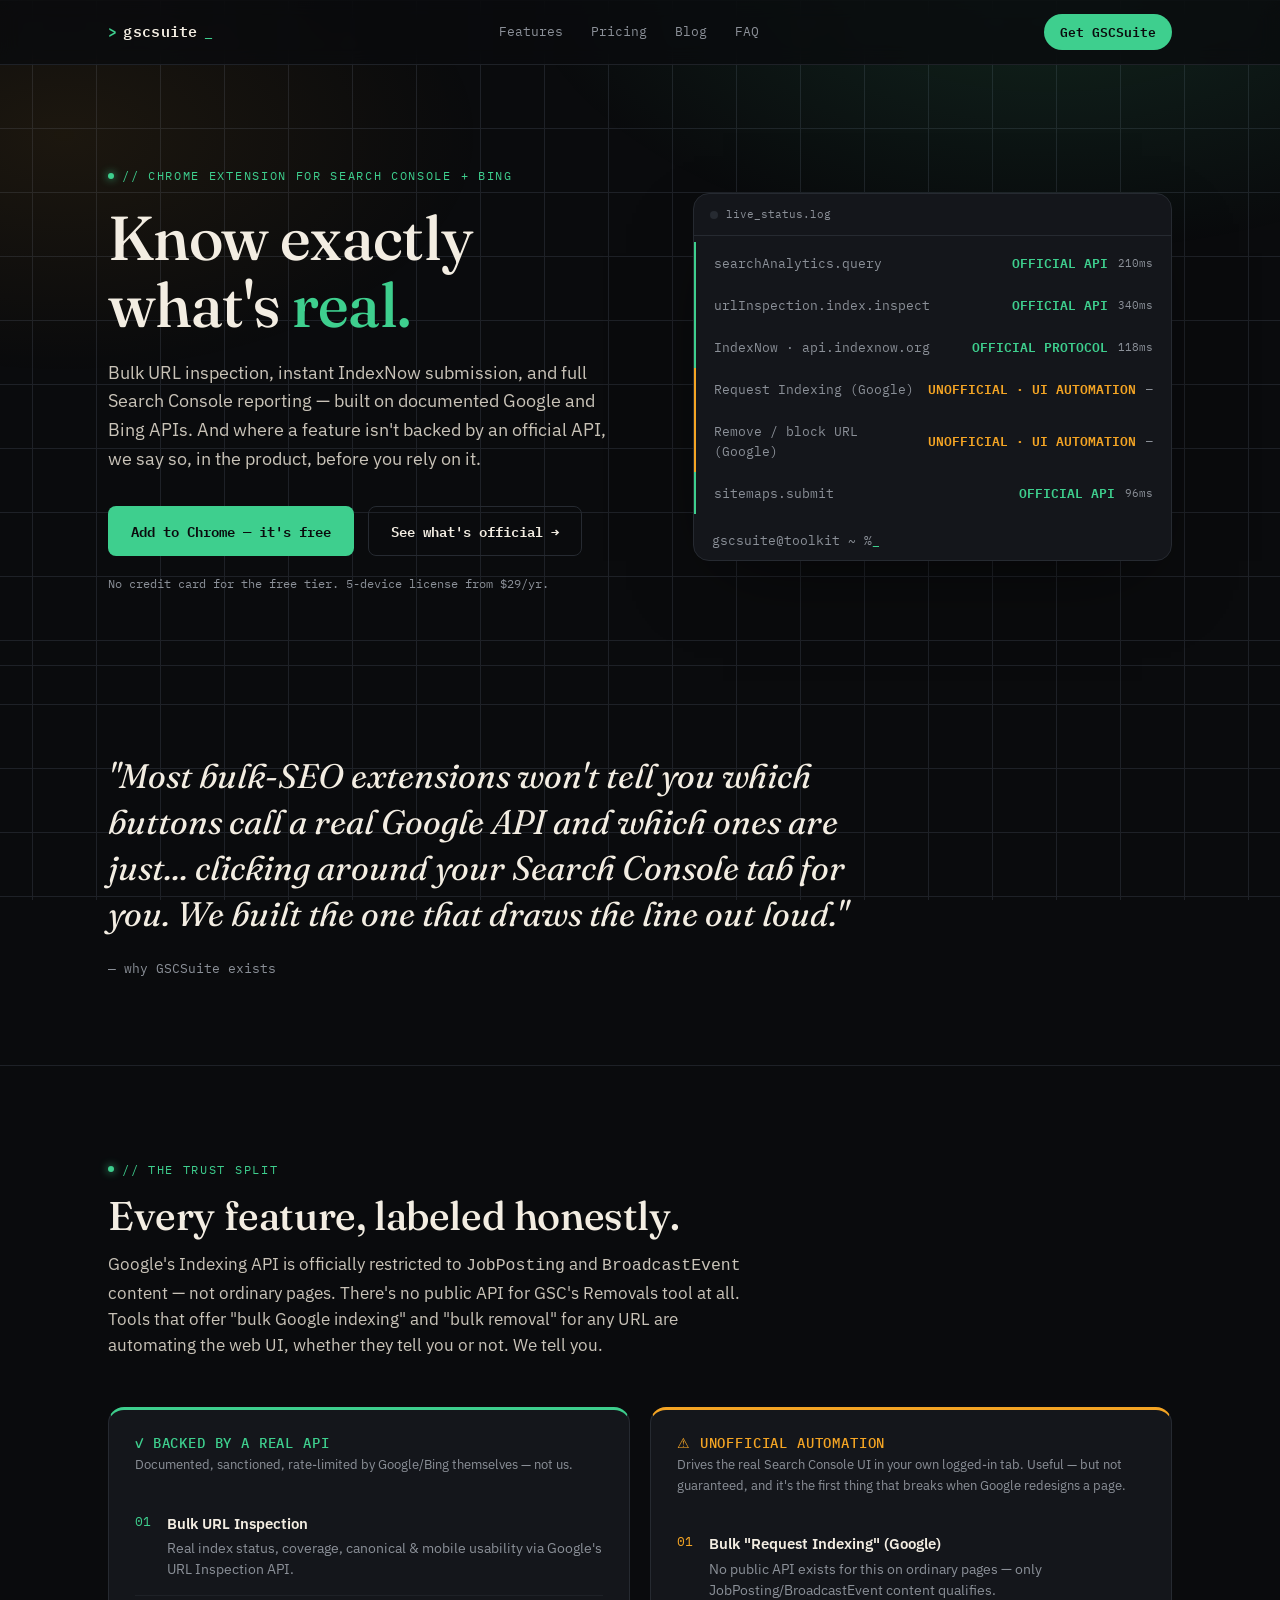
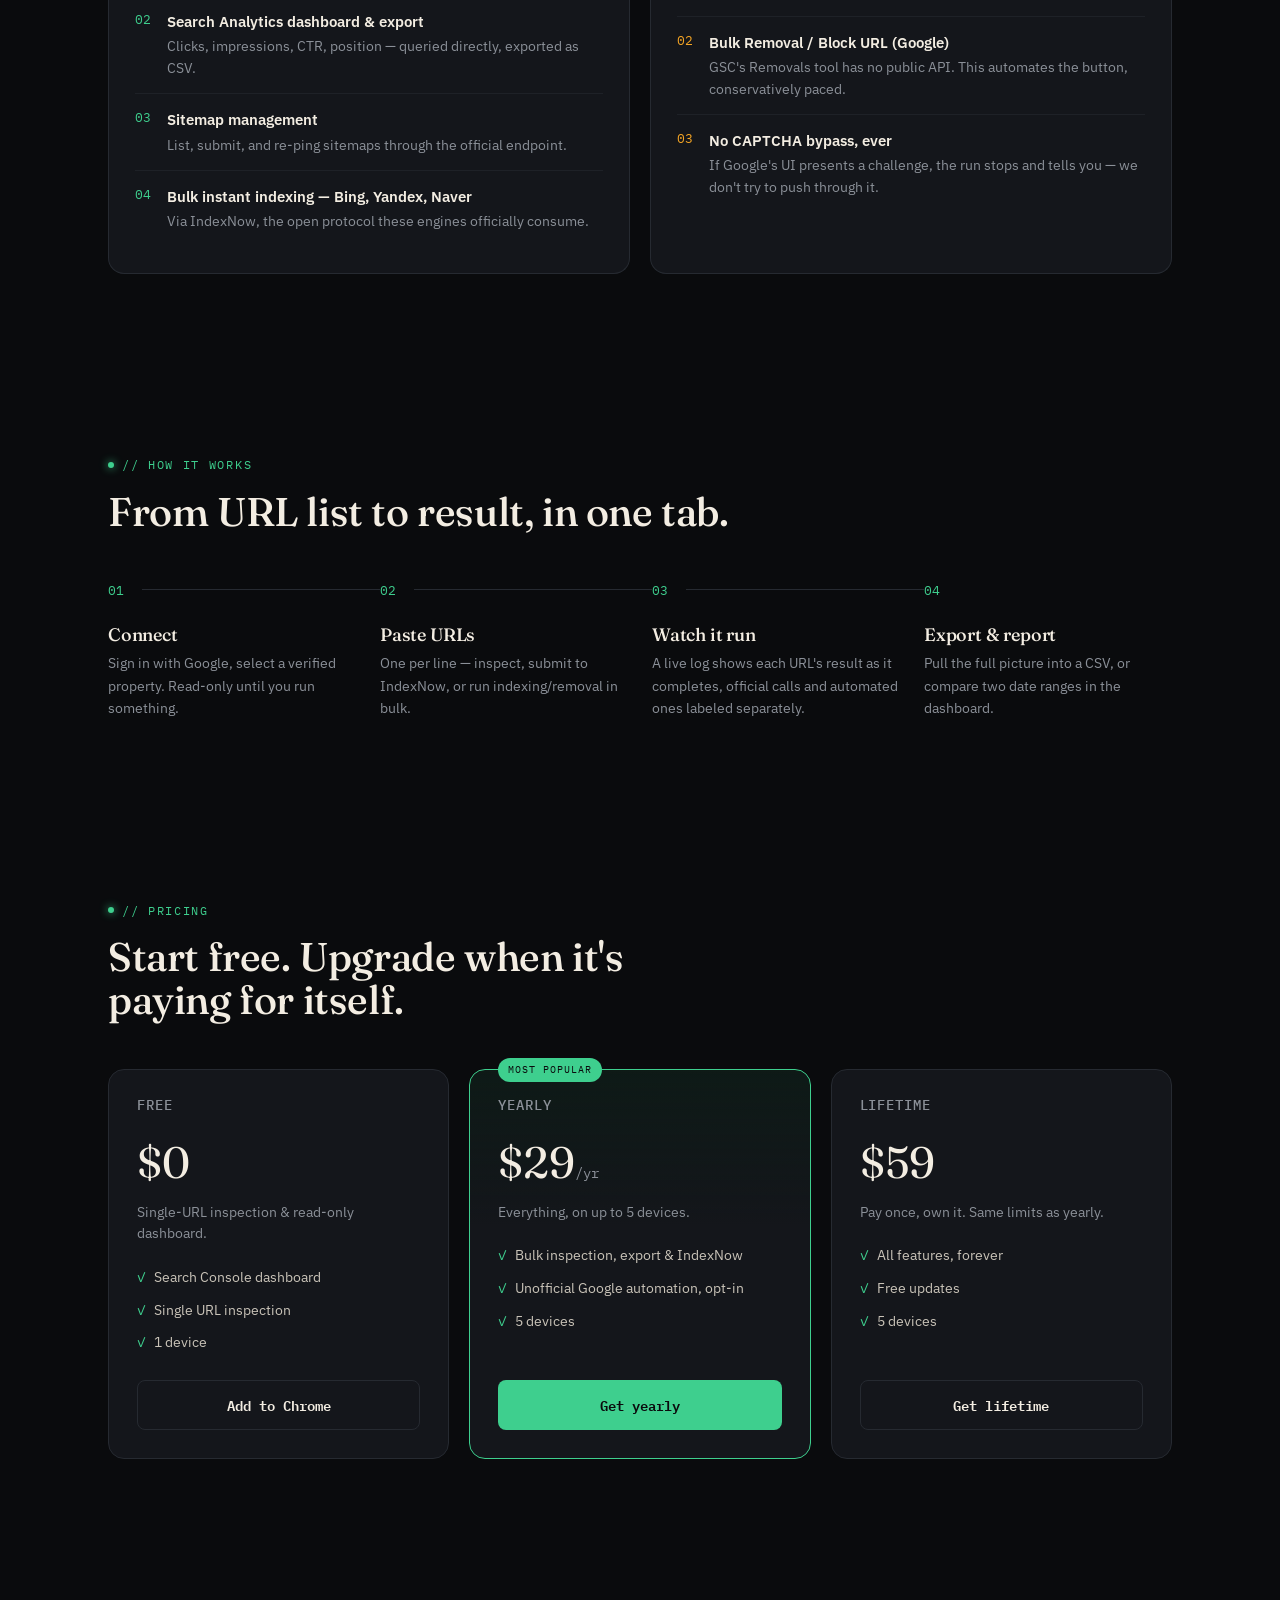
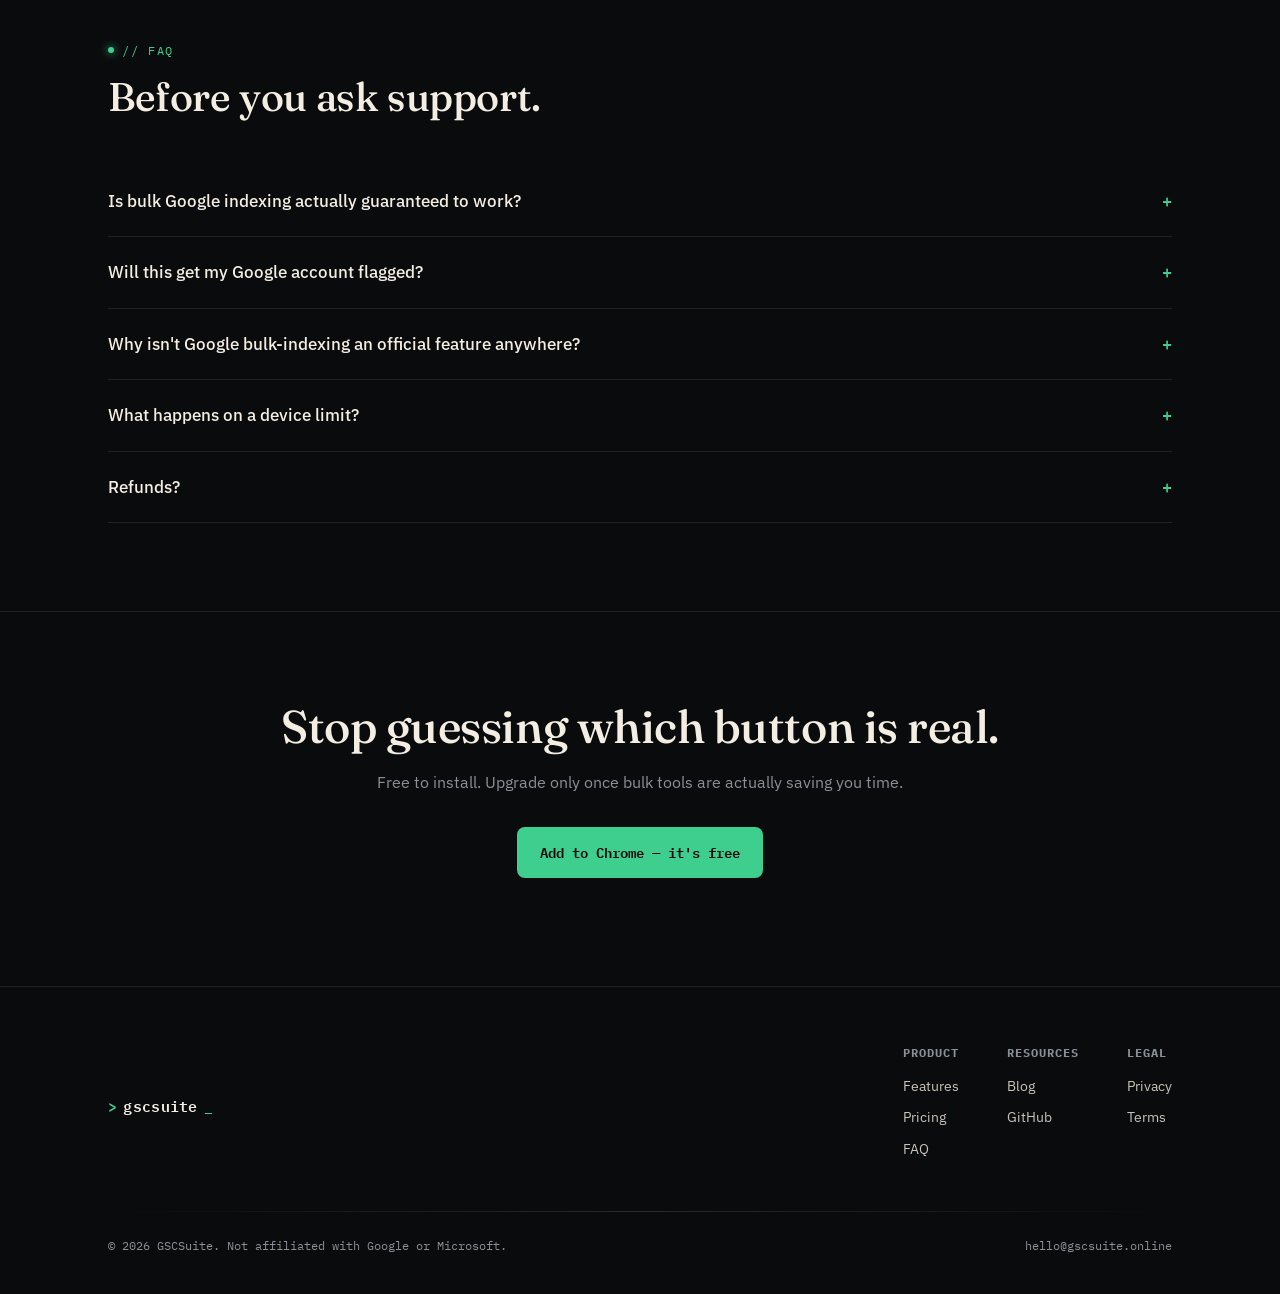
<file: index.html>
<!DOCTYPE html>
<html lang="en">
<head>
<meta charset="UTF-8" />
<meta name="viewport" content="width=device-width, initial-scale=1" />
<title>GSCSuite — Bulk Search Console &amp; Bing toolkit that tells you what's real</title>
<meta name="description" content="Bulk URL inspection, IndexNow submission, and Search Console reporting — built on real Google &amp; Bing APIs, with every automated feature clearly flagged." />
<link rel="icon" href="/favicon.svg" type="image/svg+xml" />
<link rel="canonical" href="https://gscsuite.online/" />
<link rel="stylesheet" href="/assets/site.css" />
<meta property="og:title" content="GSCSuite — the honest Search Console toolkit" />
<meta property="og:description" content="Bulk inspection, IndexNow, and reporting on real APIs — with unofficial automation clearly labeled, not hidden." />
<meta property="og:type" content="website" />
</head>
<body>

<nav class="nav">
  <div class="wrap">
    <a href="/" class="logo"><span class="bracket">&gt;</span>gscsuite<span class="bracket">_</span></a>
    <div class="nav-links">
      <a href="/#features">Features</a>
      <a href="/pricing.html">Pricing</a>
      <a href="/blog/">Blog</a>
      <a href="/#faq">FAQ</a>
    </div>
    <a href="/pricing.html" class="nav-cta">Get GSCSuite</a>
  </div>
</nav>

<header class="hero">
  <div class="wrap hero-grid">
    <div>
      <span class="eyebrow">// Chrome extension for Search Console + Bing</span>
      <h1>Know exactly<br>what's <em>real.</em></h1>
      <p class="lead">Bulk URL inspection, instant IndexNow submission, and full Search Console reporting — built on documented Google and Bing APIs. And where a feature isn't backed by an official API, we say so, in the product, before you rely on it.</p>
      <div class="hero-ctas">
        <a href="/pricing.html" class="btn btn-primary">Add to Chrome — it's free</a>
        <a href="#trust" class="btn btn-ghost">See what's official →</a>
      </div>
      <p class="hero-note">No credit card for the free tier. 5-device license from $29/yr.</p>
    </div>
    <div class="readout">
      <div class="readout-head"><span class="dot"></span> live_status.log</div>
      <div class="readout-body">
        <div class="readout-row ok"><span class="tag">searchAnalytics.query</span><span class="status">OFFICIAL API</span><span class="ms">210ms</span></div>
        <div class="readout-row ok"><span class="tag">urlInspection.index.inspect</span><span class="status">OFFICIAL API</span><span class="ms">340ms</span></div>
        <div class="readout-row ok"><span class="tag">IndexNow · api.indexnow.org</span><span class="status">OFFICIAL PROTOCOL</span><span class="ms">118ms</span></div>
        <div class="readout-row warn"><span class="tag">Request Indexing (Google)</span><span class="status">UNOFFICIAL · UI AUTOMATION</span><span class="ms">—</span></div>
        <div class="readout-row warn"><span class="tag">Remove / block URL (Google)</span><span class="status">UNOFFICIAL · UI AUTOMATION</span><span class="ms">—</span></div>
        <div class="readout-row ok"><span class="tag">sitemaps.submit</span><span class="status">OFFICIAL API</span><span class="ms">96ms</span></div>
      </div>
      <div class="readout-cursor">gscsuite@toolkit ~ %</div>
    </div>
  </div>
</header>

<section class="thesis">
  <div class="wrap">
    <blockquote>
      "Most bulk-SEO extensions won't tell you which buttons call a real Google API
      and which ones are just... clicking around your Search Console tab for you.
      We built the one that draws the line out loud."
      <cite>— why GSCSuite exists</cite>
    </blockquote>
  </div>
</section>

<section id="trust">
  <div class="wrap">
    <div class="section-head">
      <span class="eyebrow">// The trust split</span>
      <h2>Every feature, labeled honestly.</h2>
      <p>Google's Indexing API is officially restricted to <code>JobPosting</code> and <code>BroadcastEvent</code> content — not ordinary pages. There's no public API for GSC's Removals tool at all. Tools that offer "bulk Google indexing" and "bulk removal" for any URL are automating the web UI, whether they tell you or not. We tell you.</p>
    </div>
    <div class="trust-grid">
      <div class="trust-col official">
        <h3>✓ Backed by a real API</h3>
        <p class="sub">Documented, sanctioned, rate-limited by Google/Bing themselves — not us.</p>
        <div class="trust-item"><span class="mark">01</span><div><div class="name">Bulk URL Inspection</div><div class="desc">Real index status, coverage, canonical &amp; mobile usability via Google's URL Inspection API.</div></div></div>
        <div class="trust-item"><span class="mark">02</span><div><div class="name">Search Analytics dashboard &amp; export</div><div class="desc">Clicks, impressions, CTR, position — queried directly, exported as CSV.</div></div></div>
        <div class="trust-item"><span class="mark">03</span><div><div class="name">Sitemap management</div><div class="desc">List, submit, and re-ping sitemaps through the official endpoint.</div></div></div>
        <div class="trust-item"><span class="mark">04</span><div><div class="name">Bulk instant indexing — Bing, Yandex, Naver</div><div class="desc">Via IndexNow, the open protocol these engines officially consume.</div></div></div>
      </div>
      <div class="trust-col unofficial">
        <h3>⚠ Unofficial automation</h3>
        <p class="sub">Drives the real Search Console UI in your own logged-in tab. Useful — but not guaranteed, and it's the first thing that breaks when Google redesigns a page.</p>
        <div class="trust-item"><span class="mark">01</span><div><div class="name">Bulk "Request Indexing" (Google)</div><div class="desc">No public API exists for this on ordinary pages — only JobPosting/BroadcastEvent content qualifies.</div></div></div>
        <div class="trust-item"><span class="mark">02</span><div><div class="name">Bulk Removal / Block URL (Google)</div><div class="desc">GSC's Removals tool has no public API. This automates the button, conservatively paced.</div></div></div>
        <div class="trust-item"><span class="mark">03</span><div><div class="name">No CAPTCHA bypass, ever</div><div class="desc">If Google's UI presents a challenge, the run stops and tells you — we don't try to push through it.</div></div></div>
      </div>
    </div>
  </div>
</section>

<section id="features">
  <div class="wrap">
    <div class="section-head">
      <span class="eyebrow">// How it works</span>
      <h2>From URL list to result, in one tab.</h2>
    </div>
    <div class="steps">
      <div class="step"><h4>Connect</h4><p>Sign in with Google, select a verified property. Read-only until you run something.</p></div>
      <div class="step"><h4>Paste URLs</h4><p>One per line — inspect, submit to IndexNow, or run indexing/removal in bulk.</p></div>
      <div class="step"><h4>Watch it run</h4><p>A live log shows each URL's result as it completes, official calls and automated ones labeled separately.</p></div>
      <div class="step"><h4>Export &amp; report</h4><p>Pull the full picture into a CSV, or compare two date ranges in the dashboard.</p></div>
    </div>
  </div>
</section>

<section id="pricing-teaser">
  <div class="wrap">
    <div class="section-head">
      <span class="eyebrow">// Pricing</span>
      <h2>Start free. Upgrade when it's paying for itself.</h2>
    </div>
    <div class="pricing-grid">
      <div class="price-card">
        <h3>Free</h3>
        <div class="price-amount">$0</div>
        <p class="desc">Single-URL inspection &amp; read-only dashboard.</p>
        <ul class="price-list">
          <li>Search Console dashboard</li>
          <li>Single URL inspection</li>
          <li>1 device</li>
        </ul>
        <a href="/pricing.html" class="btn btn-ghost">Add to Chrome</a>
      </div>
      <div class="price-card featured">
        <h3>Yearly</h3>
        <div class="price-amount">$29<span>/yr</span></div>
        <p class="desc">Everything, on up to 5 devices.</p>
        <ul class="price-list">
          <li>Bulk inspection, export &amp; IndexNow</li>
          <li>Unofficial Google automation, opt-in</li>
          <li>5 devices</li>
        </ul>
        <a href="/pricing.html" class="btn btn-primary">Get yearly</a>
      </div>
      <div class="price-card">
        <h3>Lifetime</h3>
        <div class="price-amount">$59</div>
        <p class="desc">Pay once, own it. Same limits as yearly.</p>
        <ul class="price-list">
          <li>All features, forever</li>
          <li>Free updates</li>
          <li>5 devices</li>
        </ul>
        <a href="/pricing.html" class="btn btn-ghost">Get lifetime</a>
      </div>
    </div>
  </div>
</section>

<section id="faq">
  <div class="wrap">
    <div class="section-head">
      <span class="eyebrow">// FAQ</span>
      <h2>Before you ask support.</h2>
    </div>
    <div class="faq-list">
      <div class="faq-item">
        <div class="faq-q"><span>Is bulk Google indexing actually guaranteed to work?</span><span class="plus">+</span></div>
        <div class="faq-a"><div class="faq-a-inner">No — and we'd rather say that here than have you find out from a support ticket. It automates the real Search Console UI in your logged-in tab, which Google can change at any time. We monitor for breakage and ship fixes fast, but we don't control Google's side.</div></div>
      </div>
      <div class="faq-item">
        <div class="faq-q"><span>Will this get my Google account flagged?</span><span class="plus">+</span></div>
        <div class="faq-a"><div class="faq-a-inner">The automated features carry real risk of Google flagging automated-looking activity — we pace actions conservatively by default and stop immediately on any CAPTCHA rather than trying to bypass it, but we can't eliminate the risk entirely. The API-backed features (inspection, reporting, IndexNow) carry none of this risk.</div></div>
      </div>
      <div class="faq-item">
        <div class="faq-q"><span>Why isn't Google bulk-indexing an official feature anywhere?</span><span class="plus">+</span></div>
        <div class="faq-a"><div class="faq-a-inner">Google's Indexing API is restricted to JobPosting and BroadcastEvent content by design — it was never meant for general pages. Any tool claiming otherwise is either misusing that API or automating the UI like we are, openly.</div></div>
      </div>
      <div class="faq-item">
        <div class="faq-q"><span>What happens on a device limit?</span><span class="plus">+</span></div>
        <div class="faq-a"><div class="faq-a-inner">Paid plans include 5 seats. Need more for a larger team? Get in touch — team pricing is on the way.</div></div>
      </div>
      <div class="faq-item">
        <div class="faq-q"><span>Refunds?</span><span class="plus">+</span></div>
        <div class="faq-a"><div class="faq-a-inner">Full refund within 14 days if it's not working for you — just email support.</div></div>
      </div>
    </div>
  </div>
</section>

<section class="cta-band">
  <div class="wrap">
    <h2>Stop guessing which button is real.</h2>
    <p>Free to install. Upgrade only once bulk tools are actually saving you time.</p>
    <div class="hero-ctas"><a href="/pricing.html" class="btn btn-primary">Add to Chrome — it's free</a></div>
  </div>
</section>

<footer>
  <div class="wrap">
    <div class="footer-grid">
      <div class="logo"><span class="bracket">&gt;</span>gscsuite<span class="bracket">_</span></div>
      <div class="footer-links">
        <div class="footer-col">
          <h5>Product</h5>
          <a href="/#features">Features</a>
          <a href="/pricing.html">Pricing</a>
          <a href="/#faq">FAQ</a>
        </div>
        <div class="footer-col">
          <h5>Resources</h5>
          <a href="/blog/">Blog</a>
          <a href="https://github.com/" target="_blank" rel="noopener">GitHub</a>
        </div>
        <div class="footer-col">
          <h5>Legal</h5>
          <a href="/privacy.html">Privacy</a>
          <a href="/terms.html">Terms</a>
        </div>
      </div>
    </div>
    <div class="divider"></div>
    <div class="footer-bottom" style="margin-top:24px;">
      <span>© 2026 GSCSuite. Not affiliated with Google or Microsoft.</span>
      <span>hello@gscsuite.online</span>
    </div>
  </div>
</footer>

<script src="/assets/site.js"></script>
</body>
</html>
</file>
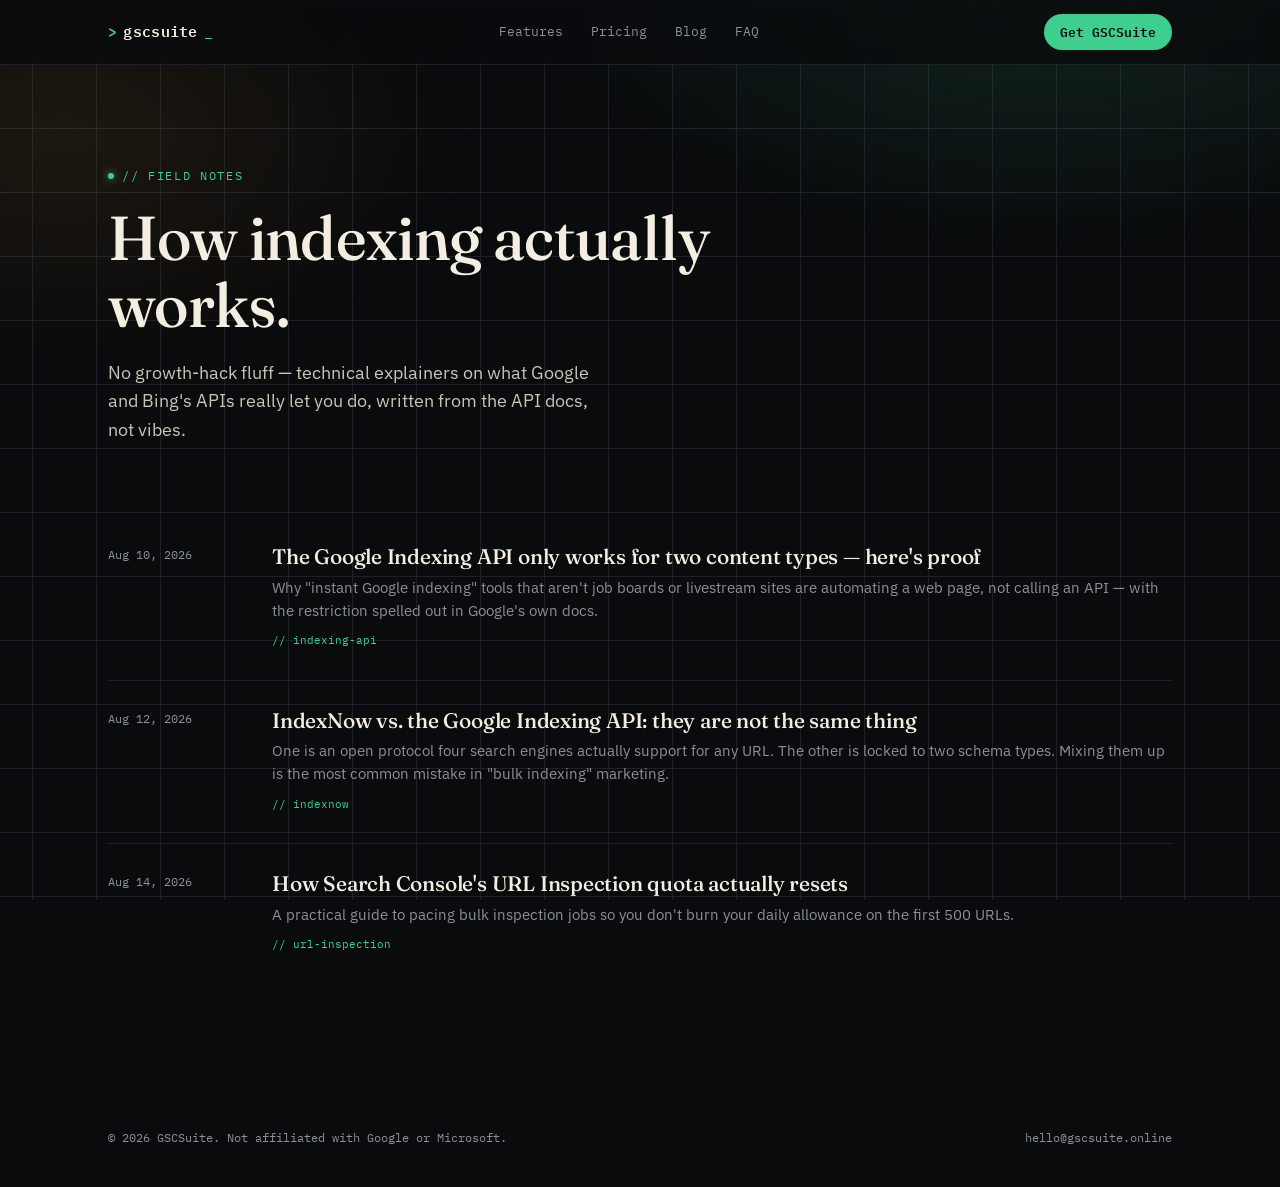
<file: blog/index.html>
<!DOCTYPE html>
<html lang="en">
<head>
<meta charset="UTF-8" />
<meta name="viewport" content="width=device-width, initial-scale=1" />
<title>Blog — GSCSuite</title>
<meta name="description" content="Technical notes on Search Console, Bing Webmaster Tools, and how indexing actually works under the hood." />
<link rel="icon" href="/favicon.svg" type="image/svg+xml" />
<link rel="canonical" href="https://gscsuite.online/blog/" />
<link rel="stylesheet" href="/assets/site.css" />
</head>
<body>

<nav class="nav">
  <div class="wrap">
    <a href="/" class="logo"><span class="bracket">&gt;</span>gscsuite<span class="bracket">_</span></a>
    <div class="nav-links">
      <a href="/#features">Features</a>
      <a href="/pricing.html">Pricing</a>
      <a href="/blog/">Blog</a>
      <a href="/#faq">FAQ</a>
    </div>
    <a href="/pricing.html" class="nav-cta">Get GSCSuite</a>
  </div>
</nav>

<header class="hero" style="padding-bottom:20px;">
  <div class="wrap">
    <span class="eyebrow">// Field notes</span>
    <h1 style="max-width:18ch;">How indexing actually works.</h1>
    <p class="lead">No growth-hack fluff — technical explainers on what Google and Bing's APIs really let you do, written from the API docs, not vibes.</p>
  </div>
</header>

<section style="padding-top:20px;">
  <div class="wrap">
    <div class="blog-list">
      <article class="blog-item">
        <time datetime="2026-08-10">Aug 10, 2026</time>
        <div>
          <h3><a href="/blog/google-indexing-api-explained.html">The Google Indexing API only works for two content types — here's proof</a></h3>
          <p>Why "instant Google indexing" tools that aren't job boards or livestream sites are automating a web page, not calling an API — with the restriction spelled out in Google's own docs.</p>
          <span class="tag">// indexing-api</span>
        </div>
      </article>
      <article class="blog-item">
        <time datetime="2026-08-12">Aug 12, 2026</time>
        <div>
          <h3><a href="/blog/indexnow-vs-google-indexing-api.html">IndexNow vs. the Google Indexing API: they are not the same thing</a></h3>
          <p>One is an open protocol four search engines actually support for any URL. The other is locked to two schema types. Mixing them up is the most common mistake in "bulk indexing" marketing.</p>
          <span class="tag">// indexnow</span>
        </div>
      </article>
      <article class="blog-item">
        <time datetime="2026-08-14">Aug 14, 2026</time>
        <div>
          <h3><a href="/blog/gsc-url-inspection-quota-guide.html">How Search Console's URL Inspection quota actually resets</a></h3>
          <p>A practical guide to pacing bulk inspection jobs so you don't burn your daily allowance on the first 500 URLs.</p>
          <span class="tag">// url-inspection</span>
        </div>
      </article>
    </div>
  </div>
</section>

<footer>
  <div class="wrap">
    <div class="footer-bottom">
      <span>© 2026 GSCSuite. Not affiliated with Google or Microsoft.</span>
      <span>hello@gscsuite.online</span>
    </div>
  </div>
</footer>
</body>
</html>
</file>
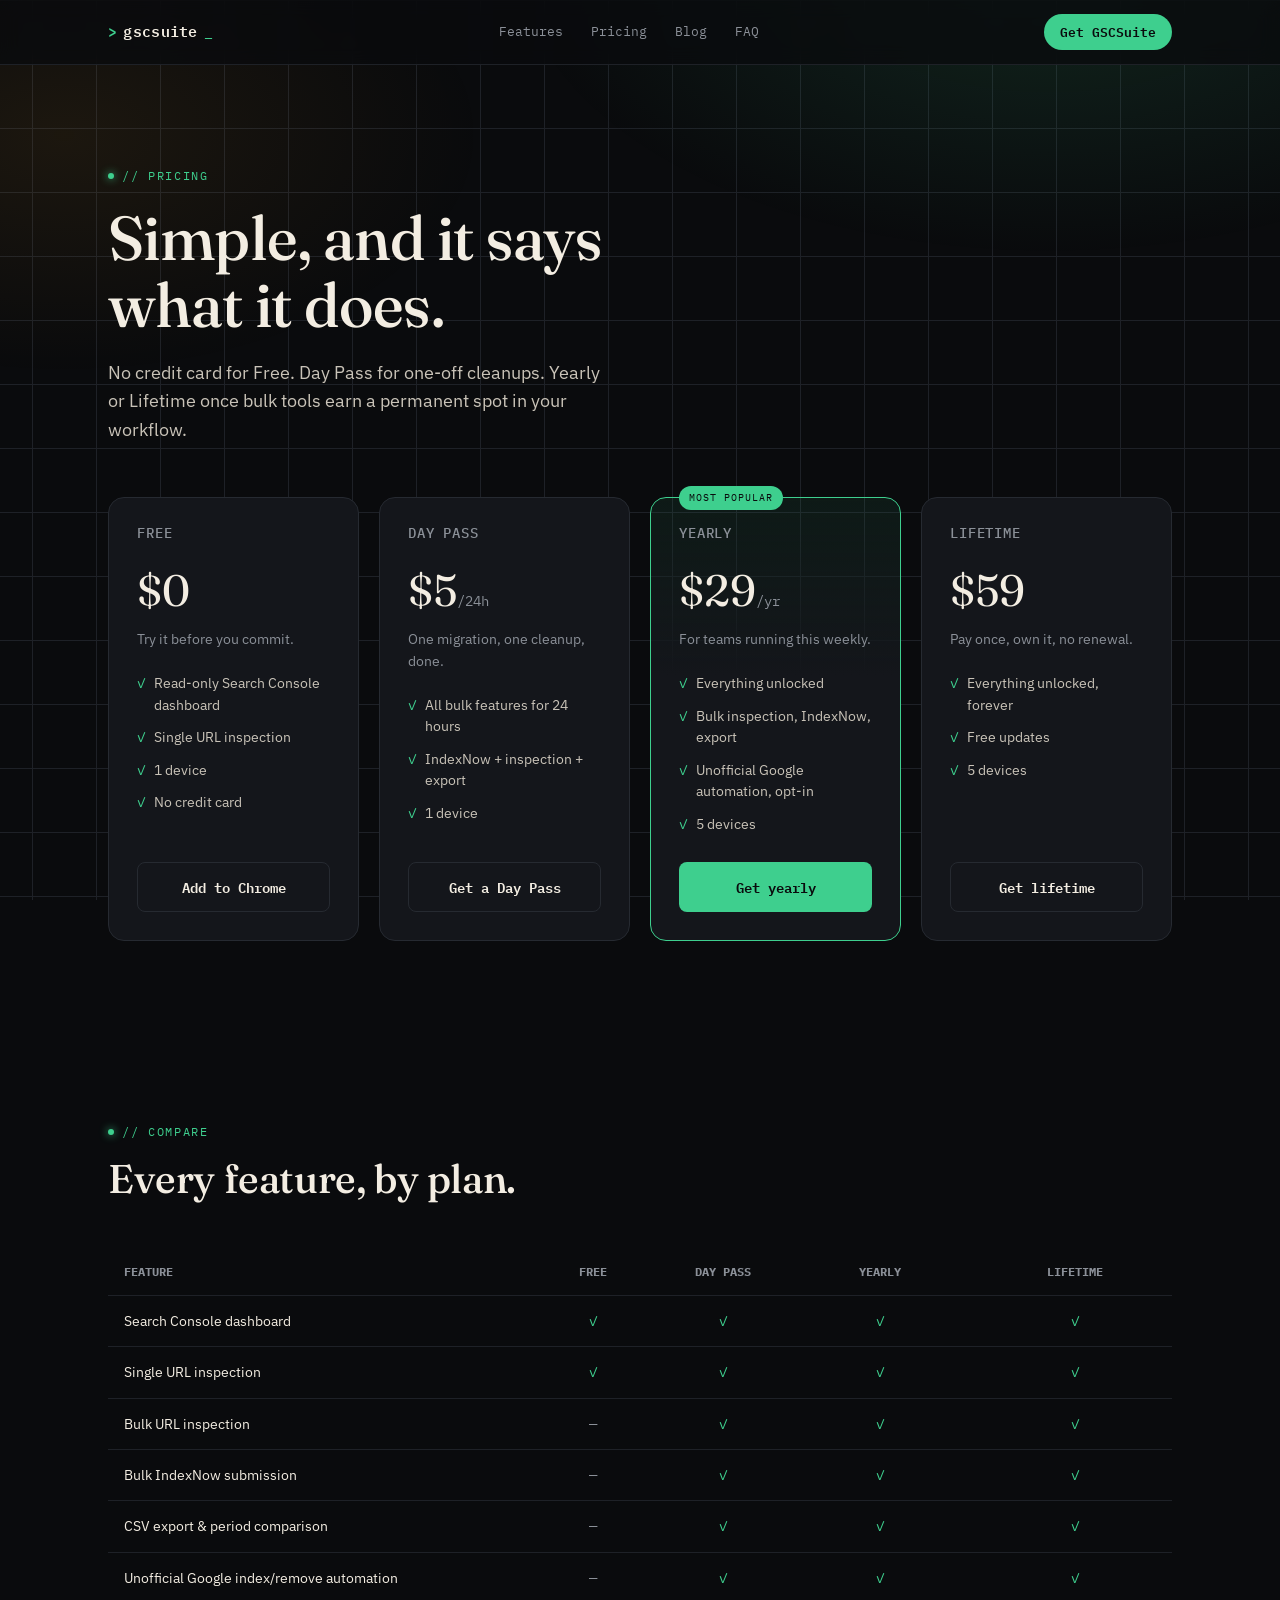
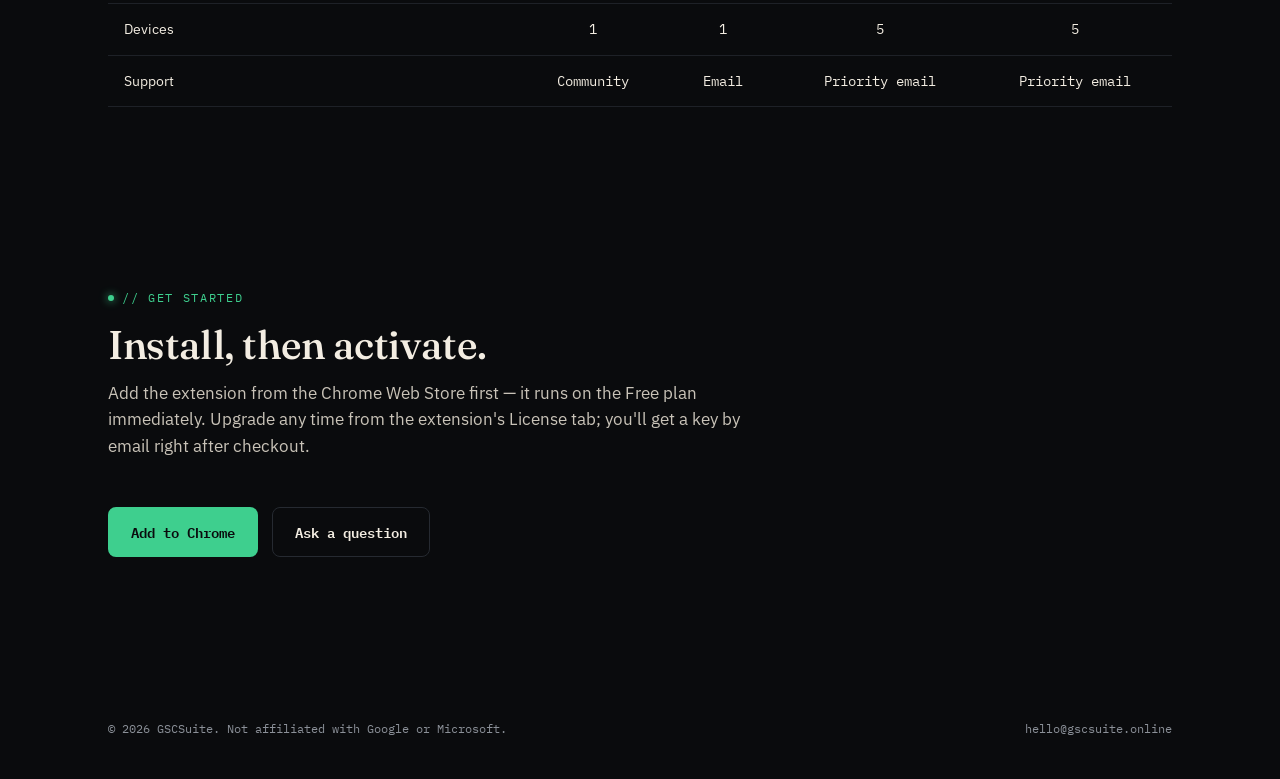
<file: pricing.html>
<!DOCTYPE html>
<html lang="en">
<head>
<meta charset="UTF-8" />
<meta name="viewport" content="width=device-width, initial-scale=1" />
<title>Pricing — GSCSuite</title>
<meta name="description" content="Free tier, $29/yr, or $59 lifetime. 5 devices, no subscription lock-in on lifetime plans." />
<link rel="icon" href="/favicon.svg" type="image/svg+xml" />
<link rel="canonical" href="https://gscsuite.online/pricing.html" />
<link rel="stylesheet" href="/assets/site.css" />
</head>
<body>

<nav class="nav">
  <div class="wrap">
    <a href="/" class="logo"><span class="bracket">&gt;</span>gscsuite<span class="bracket">_</span></a>
    <div class="nav-links">
      <a href="/#features">Features</a>
      <a href="/pricing.html">Pricing</a>
      <a href="/blog/">Blog</a>
      <a href="/#faq">FAQ</a>
    </div>
    <a href="/pricing.html" class="nav-cta">Get GSCSuite</a>
  </div>
</nav>

<header class="hero" style="padding-bottom:20px;">
  <div class="wrap">
    <span class="eyebrow">// Pricing</span>
    <h1 style="max-width:16ch;">Simple, and it says what it does.</h1>
    <p class="lead">No credit card for Free. Day Pass for one-off cleanups. Yearly or Lifetime once bulk tools earn a permanent spot in your workflow.</p>
  </div>
</header>

<section style="padding-top:0;">
  <div class="wrap">
    <div class="pricing-grid" style="grid-template-columns: repeat(4, 1fr);">
      <div class="price-card">
        <h3>Free</h3>
        <div class="price-amount">$0</div>
        <p class="desc">Try it before you commit.</p>
        <ul class="price-list">
          <li>Read-only Search Console dashboard</li>
          <li>Single URL inspection</li>
          <li>1 device</li>
          <li>No credit card</li>
        </ul>
        <a href="#install" class="btn btn-ghost">Add to Chrome</a>
      </div>
      <div class="price-card">
        <h3>Day Pass</h3>
        <div class="price-amount">$5<span>/24h</span></div>
        <p class="desc">One migration, one cleanup, done.</p>
        <ul class="price-list">
          <li>All bulk features for 24 hours</li>
          <li>IndexNow + inspection + export</li>
          <li>1 device</li>
        </ul>
        <a href="https://buy.stripe.com/14A6oG5TX6KbfpPbawaZi0e" class="btn btn-ghost">Get a Day Pass</a>
      </div>
      <div class="price-card featured">
        <h3>Yearly</h3>
        <div class="price-amount">$29<span>/yr</span></div>
        <p class="desc">For teams running this weekly.</p>
        <ul class="price-list">
          <li>Everything unlocked</li>
          <li>Bulk inspection, IndexNow, export</li>
          <li>Unofficial Google automation, opt-in</li>
          <li>5 devices</li>
        </ul>
        <a href="https://buy.stripe.com/eVq3cu9690lN4Lb1zWaZi0f" class="btn btn-primary">Get yearly</a>
      </div>
      <div class="price-card">
        <h3>Lifetime</h3>
        <div class="price-amount">$59</div>
        <p class="desc">Pay once, own it, no renewal.</p>
        <ul class="price-list">
          <li>Everything unlocked, forever</li>
          <li>Free updates</li>
          <li>5 devices</li>
        </ul>
        <a href="https://buy.stripe.com/9B6eVcgyB70fcdD92oaZi0g" class="btn btn-ghost">Get lifetime</a>
      </div>
    </div>
  </div>
</section>

<section>
  <div class="wrap">
    <div class="section-head">
      <span class="eyebrow">// Compare</span>
      <h2>Every feature, by plan.</h2>
    </div>
    <table class="compare-table">
      <thead><tr><th>Feature</th><th>Free</th><th>Day Pass</th><th>Yearly</th><th>Lifetime</th></tr></thead>
      <tbody>
        <tr><td>Search Console dashboard</td><td class="yes">✓</td><td class="yes">✓</td><td class="yes">✓</td><td class="yes">✓</td></tr>
        <tr><td>Single URL inspection</td><td class="yes">✓</td><td class="yes">✓</td><td class="yes">✓</td><td class="yes">✓</td></tr>
        <tr><td>Bulk URL inspection</td><td class="no">—</td><td class="yes">✓</td><td class="yes">✓</td><td class="yes">✓</td></tr>
        <tr><td>Bulk IndexNow submission</td><td class="no">—</td><td class="yes">✓</td><td class="yes">✓</td><td class="yes">✓</td></tr>
        <tr><td>CSV export &amp; period comparison</td><td class="no">—</td><td class="yes">✓</td><td class="yes">✓</td><td class="yes">✓</td></tr>
        <tr><td>Unofficial Google index/remove automation</td><td class="no">—</td><td class="yes">✓</td><td class="yes">✓</td><td class="yes">✓</td></tr>
        <tr><td>Devices</td><td>1</td><td>1</td><td>5</td><td>5</td></tr>
        <tr><td>Support</td><td>Community</td><td>Email</td><td>Priority email</td><td>Priority email</td></tr>
      </tbody>
    </table>
  </div>
</section>

<section id="install">
  <div class="wrap">
    <div class="section-head">
      <span class="eyebrow">// Get started</span>
      <h2>Install, then activate.</h2>
      <p>Add the extension from the Chrome Web Store first — it runs on the Free plan immediately. Upgrade any time from the extension's License tab; you'll get a key by email right after checkout.</p>
    </div>
    <div class="hero-ctas">
      <a href="#" class="btn btn-primary">Add to Chrome</a>
      <a href="mailto:hello@gscsuite.online" class="btn btn-ghost">Ask a question</a>
    </div>
  </div>
</section>

<footer>
  <div class="wrap">
    <div class="footer-bottom">
      <span>© 2026 GSCSuite. Not affiliated with Google or Microsoft.</span>
      <span>hello@gscsuite.online</span>
    </div>
  </div>
</footer>

<script src="/assets/site.js"></script>
</body>
</html>
</file>
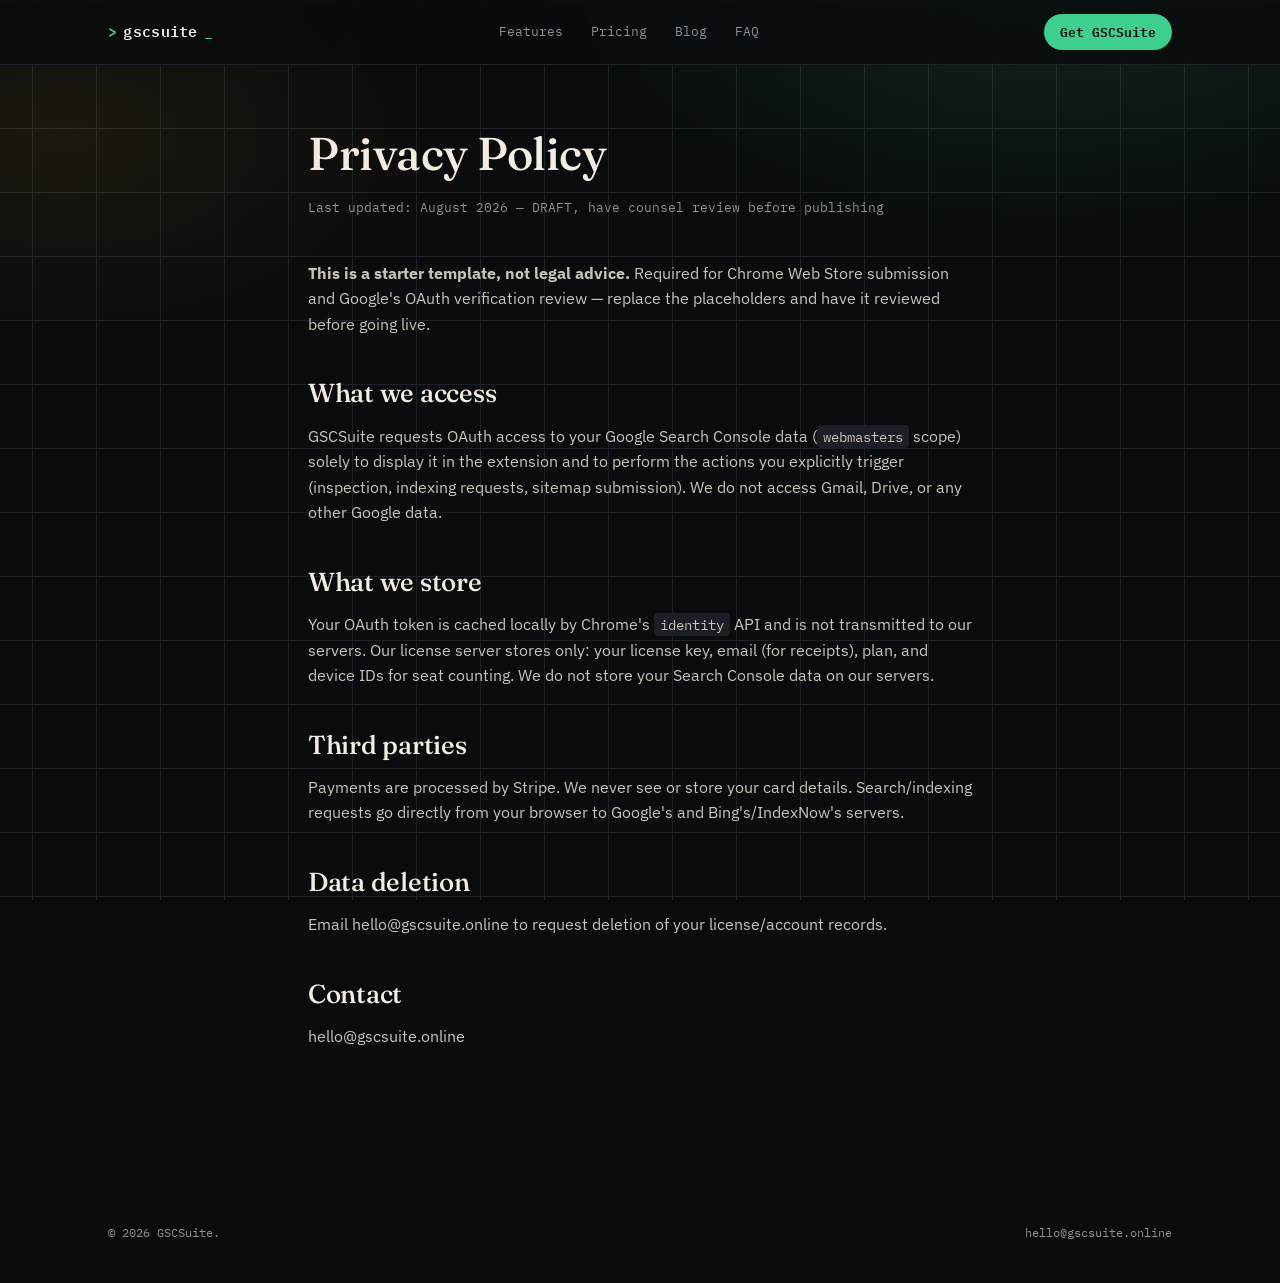
<file: privacy.html>
<!DOCTYPE html>
<html lang="en">
<head>
<meta charset="UTF-8" /><meta name="viewport" content="width=device-width, initial-scale=1" />
<title>Privacy Policy — GSCSuite</title>
<link rel="icon" href="/favicon.svg" type="image/svg+xml" />
<link rel="canonical" href="https://gscsuite.online/privacy.html" />
<link rel="stylesheet" href="/assets/site.css" />
</head>
<body>
<nav class="nav"><div class="wrap">
  <a href="/" class="logo"><span class="bracket">&gt;</span>gscsuite<span class="bracket">_</span></a>
  <div class="nav-links"><a href="/#features">Features</a><a href="/pricing.html">Pricing</a><a href="/blog/">Blog</a><a href="/#faq">FAQ</a></div>
  <a href="/pricing.html" class="nav-cta">Get GSCSuite</a>
</div></nav>
<article class="article">
  <h1>Privacy Policy</h1>
  <div class="meta">Last updated: August 2026 — DRAFT, have counsel review before publishing</div>
  <p><strong>This is a starter template, not legal advice.</strong> Required for Chrome Web Store submission and Google's OAuth verification review — replace the placeholders and have it reviewed before going live.</p>
  <h2>What we access</h2>
  <p>GSCSuite requests OAuth access to your Google Search Console data (<code>webmasters</code> scope) solely to display it in the extension and to perform the actions you explicitly trigger (inspection, indexing requests, sitemap submission). We do not access Gmail, Drive, or any other Google data.</p>
  <h2>What we store</h2>
  <p>Your OAuth token is cached locally by Chrome's <code>identity</code> API and is not transmitted to our servers. Our license server stores only: your license key, email (for receipts), plan, and device IDs for seat counting. We do not store your Search Console data on our servers.</p>
  <h2>Third parties</h2>
  <p>Payments are processed by Stripe. We never see or store your card details. Search/indexing requests go directly from your browser to Google's and Bing's/IndexNow's servers.</p>
  <h2>Data deletion</h2>
  <p>Email hello@gscsuite.online to request deletion of your license/account records.</p>
  <h2>Contact</h2>
  <p>hello@gscsuite.online</p>
</article>
<footer><div class="wrap"><div class="footer-bottom"><span>© 2026 GSCSuite.</span><span>hello@gscsuite.online</span></div></div></footer>
</body>
</html>
</file>
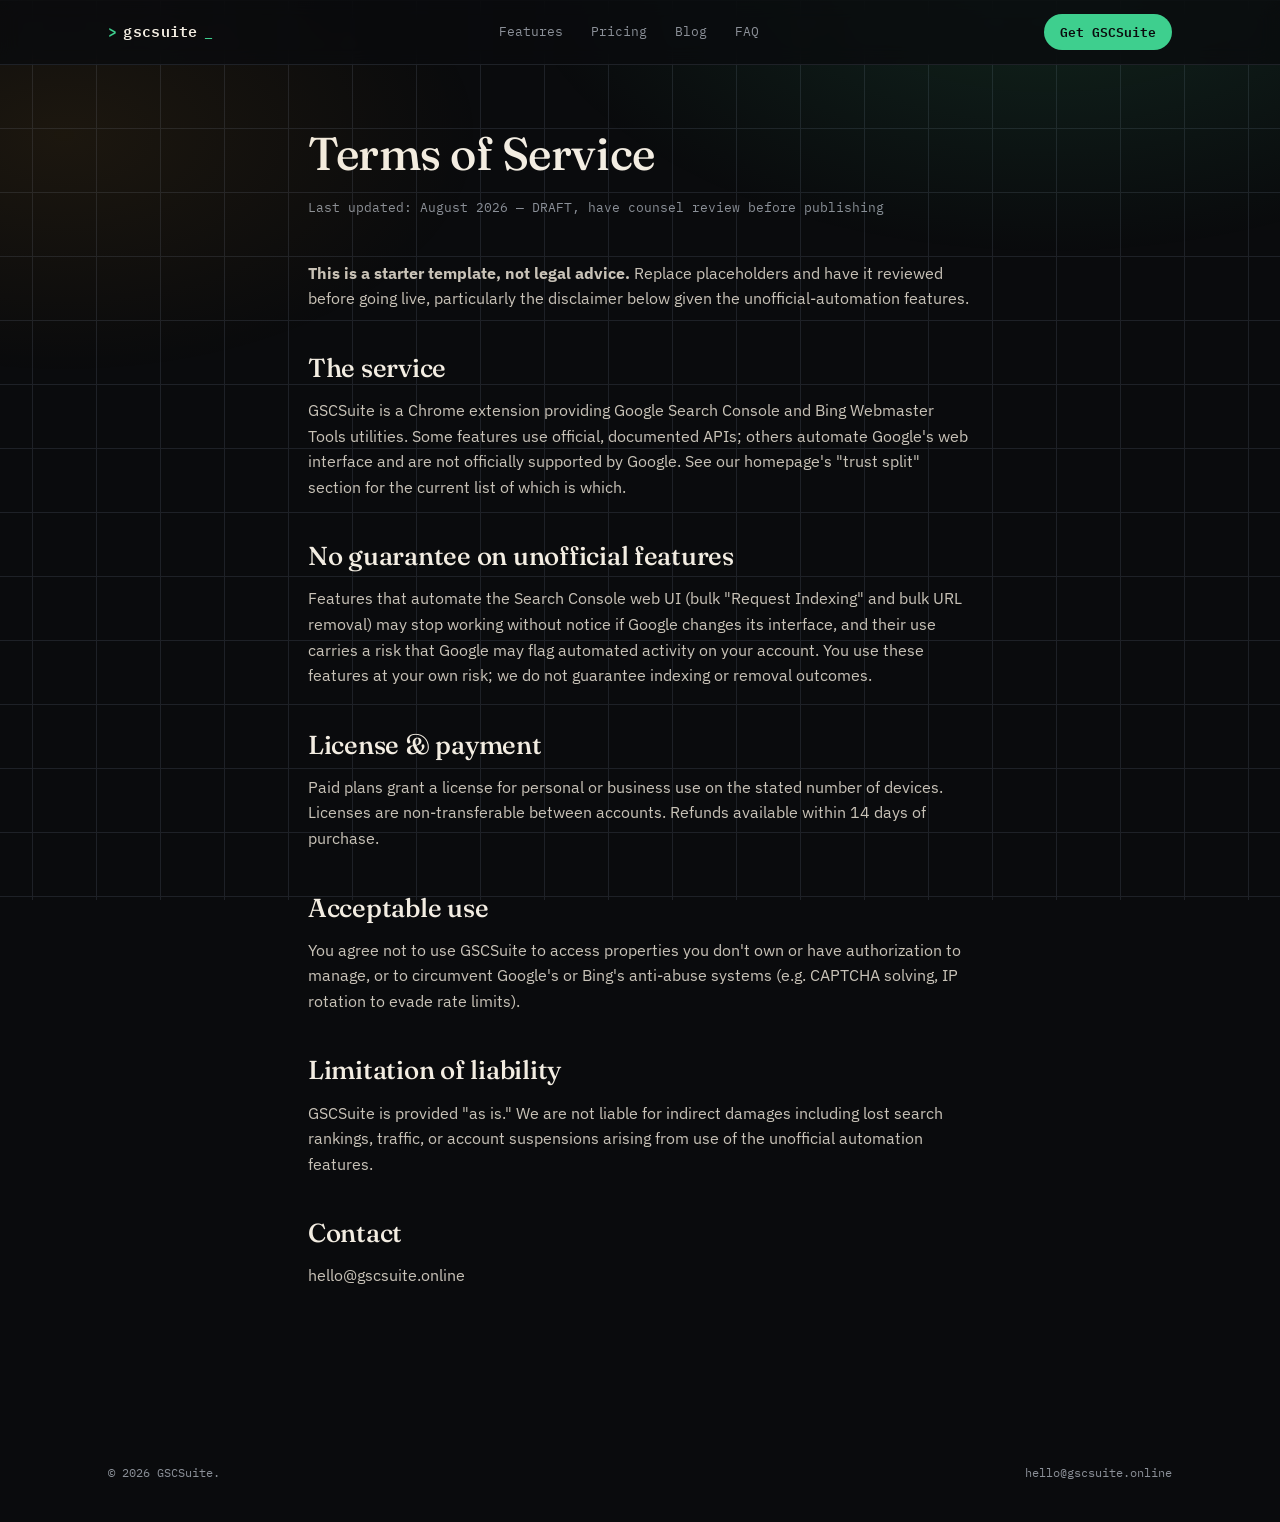
<file: terms.html>
<!DOCTYPE html>
<html lang="en">
<head>
<meta charset="UTF-8" /><meta name="viewport" content="width=device-width, initial-scale=1" />
<title>Terms of Service — GSCSuite</title>
<link rel="icon" href="/favicon.svg" type="image/svg+xml" />
<link rel="canonical" href="https://gscsuite.online/terms.html" />
<link rel="stylesheet" href="/assets/site.css" />
</head>
<body>
<nav class="nav"><div class="wrap">
  <a href="/" class="logo"><span class="bracket">&gt;</span>gscsuite<span class="bracket">_</span></a>
  <div class="nav-links"><a href="/#features">Features</a><a href="/pricing.html">Pricing</a><a href="/blog/">Blog</a><a href="/#faq">FAQ</a></div>
  <a href="/pricing.html" class="nav-cta">Get GSCSuite</a>
</div></nav>
<article class="article">
  <h1>Terms of Service</h1>
  <div class="meta">Last updated: August 2026 — DRAFT, have counsel review before publishing</div>
  <p><strong>This is a starter template, not legal advice.</strong> Replace placeholders and have it reviewed before going live, particularly the disclaimer below given the unofficial-automation features.</p>
  <h2>The service</h2>
  <p>GSCSuite is a Chrome extension providing Google Search Console and Bing Webmaster Tools utilities. Some features use official, documented APIs; others automate Google's web interface and are not officially supported by Google. See our homepage's "trust split" section for the current list of which is which.</p>
  <h2>No guarantee on unofficial features</h2>
  <p>Features that automate the Search Console web UI (bulk "Request Indexing" and bulk URL removal) may stop working without notice if Google changes its interface, and their use carries a risk that Google may flag automated activity on your account. You use these features at your own risk; we do not guarantee indexing or removal outcomes.</p>
  <h2>License &amp; payment</h2>
  <p>Paid plans grant a license for personal or business use on the stated number of devices. Licenses are non-transferable between accounts. Refunds available within 14 days of purchase.</p>
  <h2>Acceptable use</h2>
  <p>You agree not to use GSCSuite to access properties you don't own or have authorization to manage, or to circumvent Google's or Bing's anti-abuse systems (e.g. CAPTCHA solving, IP rotation to evade rate limits).</p>
  <h2>Limitation of liability</h2>
  <p>GSCSuite is provided "as is." We are not liable for indirect damages including lost search rankings, traffic, or account suspensions arising from use of the unofficial automation features.</p>
  <h2>Contact</h2>
  <p>hello@gscsuite.online</p>
</article>
<footer><div class="wrap"><div class="footer-bottom"><span>© 2026 GSCSuite.</span><span>hello@gscsuite.online</span></div></div></footer>
</body>
</html>
</file>
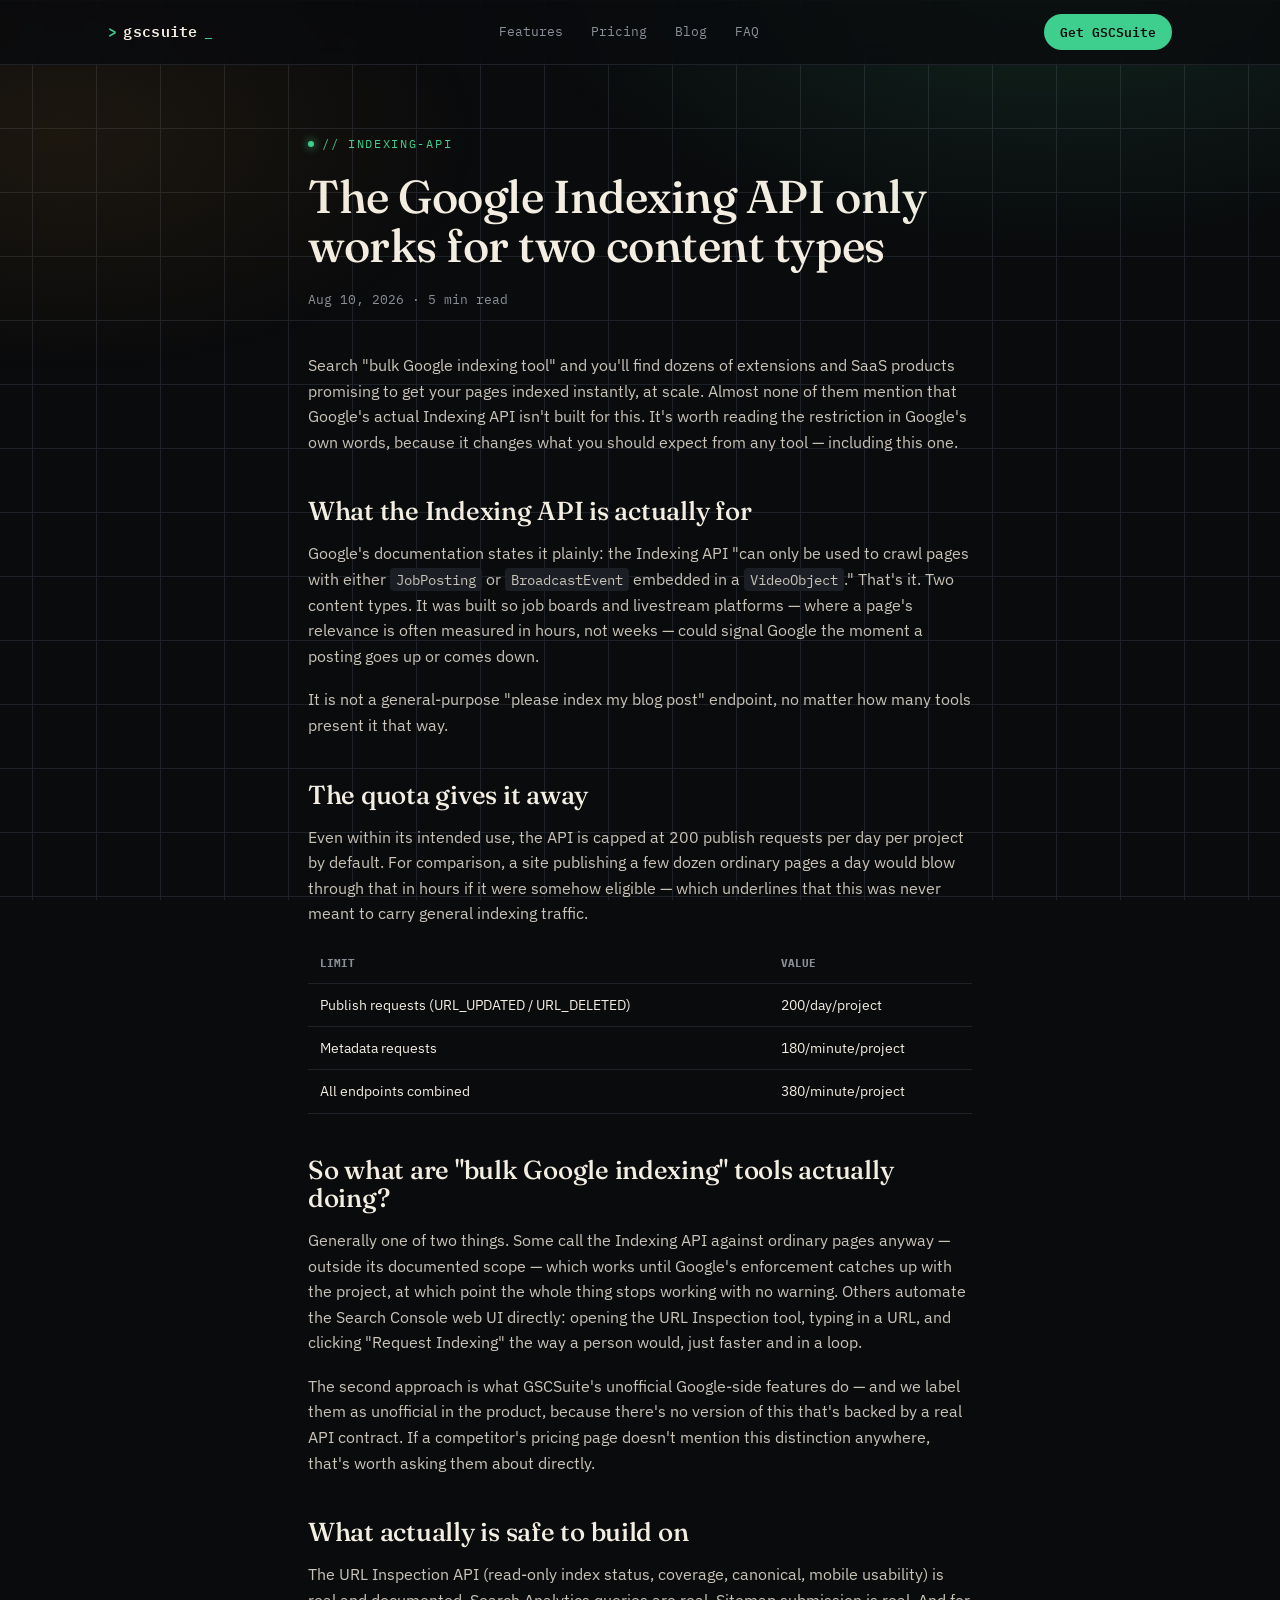
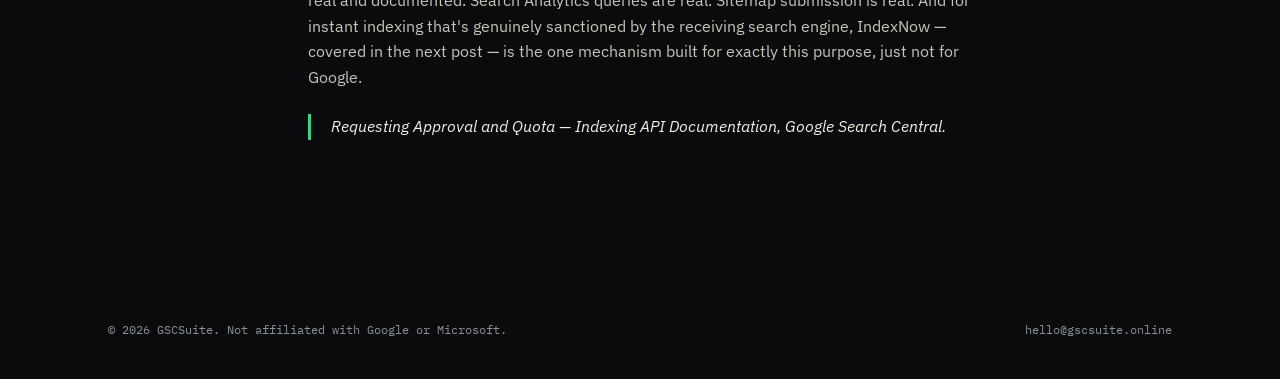
<file: blog/google-indexing-api-explained.html>
<!DOCTYPE html>
<html lang="en">
<head>
<meta charset="UTF-8" />
<meta name="viewport" content="width=device-width, initial-scale=1" />
<title>The Google Indexing API only works for two content types — GSCSuite</title>
<meta name="description" content="Google's Indexing API is officially restricted to JobPosting and BroadcastEvent content. Here's what that means for 'bulk indexing' tools." />
<link rel="icon" href="/favicon.svg" type="image/svg+xml" />
<link rel="canonical" href="https://gscsuite.online/blog/google-indexing-api-explained.html" />
<link rel="stylesheet" href="/assets/site.css" />
</head>
<body>
<nav class="nav">
  <div class="wrap">
    <a href="/" class="logo"><span class="bracket">&gt;</span>gscsuite<span class="bracket">_</span></a>
    <div class="nav-links"><a href="/#features">Features</a><a href="/pricing.html">Pricing</a><a href="/blog/">Blog</a><a href="/#faq">FAQ</a></div>
    <a href="/pricing.html" class="nav-cta">Get GSCSuite</a>
  </div>
</nav>

<article class="article">
  <span class="eyebrow">// indexing-api</span>
  <h1>The Google Indexing API only works for two content types</h1>
  <div class="meta">Aug 10, 2026 · 5 min read</div>

  <p>Search "bulk Google indexing tool" and you'll find dozens of extensions and SaaS products promising to get your pages indexed instantly, at scale. Almost none of them mention that Google's actual Indexing API isn't built for this. It's worth reading the restriction in Google's own words, because it changes what you should expect from any tool — including this one.</p>

  <h2>What the Indexing API is actually for</h2>
  <p>Google's documentation states it plainly: the Indexing API "can only be used to crawl pages with either <code>JobPosting</code> or <code>BroadcastEvent</code> embedded in a <code>VideoObject</code>." That's it. Two content types. It was built so job boards and livestream platforms — where a page's relevance is often measured in hours, not weeks — could signal Google the moment a posting goes up or comes down.</p>
  <p>It is not a general-purpose "please index my blog post" endpoint, no matter how many tools present it that way.</p>

  <h2>The quota gives it away</h2>
  <p>Even within its intended use, the API is capped at 200 publish requests per day per project by default. For comparison, a site publishing a few dozen ordinary pages a day would blow through that in hours if it were somehow eligible — which underlines that this was never meant to carry general indexing traffic.</p>

  <table>
    <thead><tr><th>Limit</th><th>Value</th></tr></thead>
    <tbody>
      <tr><td>Publish requests (URL_UPDATED / URL_DELETED)</td><td>200/day/project</td></tr>
      <tr><td>Metadata requests</td><td>180/minute/project</td></tr>
      <tr><td>All endpoints combined</td><td>380/minute/project</td></tr>
    </tbody>
  </table>

  <h2>So what are "bulk Google indexing" tools actually doing?</h2>
  <p>Generally one of two things. Some call the Indexing API against ordinary pages anyway — outside its documented scope — which works until Google's enforcement catches up with the project, at which point the whole thing stops working with no warning. Others automate the Search Console web UI directly: opening the URL Inspection tool, typing in a URL, and clicking "Request Indexing" the way a person would, just faster and in a loop.</p>
  <p>The second approach is what GSCSuite's unofficial Google-side features do — and we label them as unofficial in the product, because there's no version of this that's backed by a real API contract. If a competitor's pricing page doesn't mention this distinction anywhere, that's worth asking them about directly.</p>

  <h2>What actually is safe to build on</h2>
  <p>The URL Inspection API (read-only index status, coverage, canonical, mobile usability) is real and documented. Search Analytics queries are real. Sitemap submission is real. And for instant indexing that's genuinely sanctioned by the receiving search engine, IndexNow — covered in <a href="/blog/indexnow-vs-google-indexing-api.html">the next post</a> — is the one mechanism built for exactly this purpose, just not for Google.</p>

  <blockquote>Requesting Approval and Quota — Indexing API Documentation, Google Search Central.</blockquote>
</article>

<footer><div class="wrap"><div class="footer-bottom"><span>© 2026 GSCSuite. Not affiliated with Google or Microsoft.</span><span>hello@gscsuite.online</span></div></div></footer>
</body>
</html>
</file>
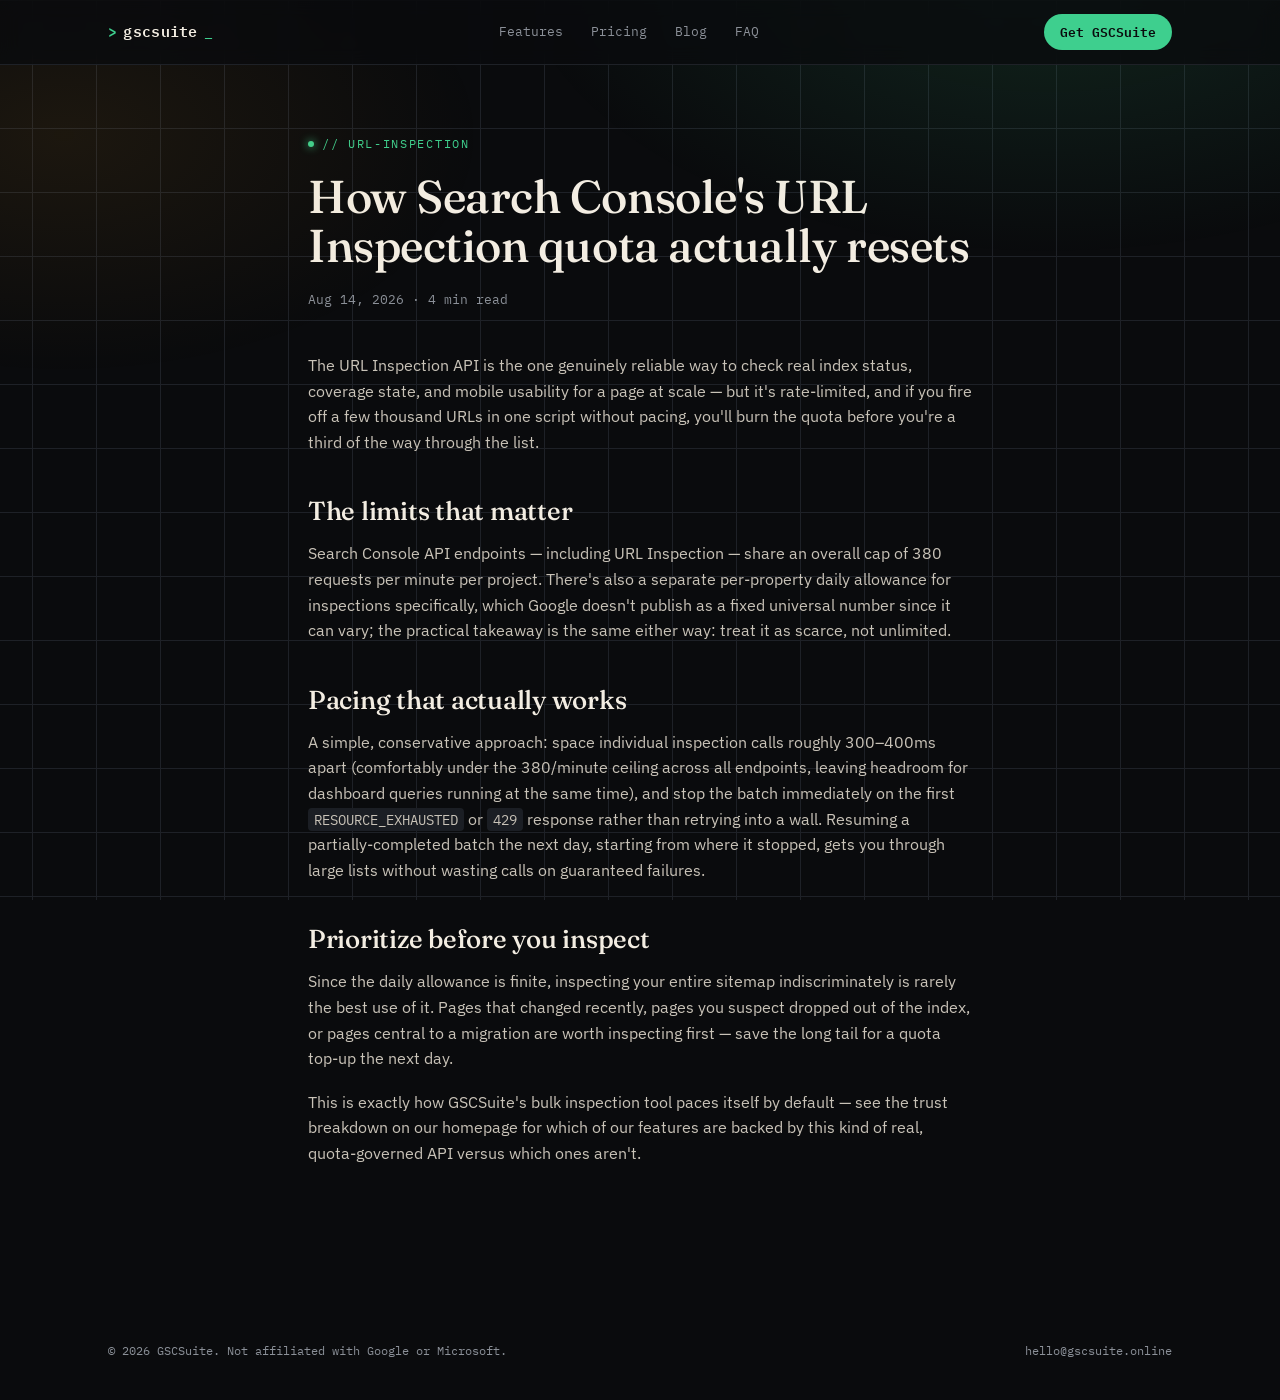
<file: blog/gsc-url-inspection-quota-guide.html>
<!DOCTYPE html>
<html lang="en">
<head>
<meta charset="UTF-8" />
<meta name="viewport" content="width=device-width, initial-scale=1" />
<title>How Search Console's URL Inspection quota actually resets — GSCSuite</title>
<meta name="description" content="A practical guide to pacing bulk URL Inspection API calls so you don't burn your daily quota on the first batch." />
<link rel="icon" href="/favicon.svg" type="image/svg+xml" />
<link rel="canonical" href="https://gscsuite.online/blog/gsc-url-inspection-quota-guide.html" />
<link rel="stylesheet" href="/assets/site.css" />
</head>
<body>
<nav class="nav">
  <div class="wrap">
    <a href="/" class="logo"><span class="bracket">&gt;</span>gscsuite<span class="bracket">_</span></a>
    <div class="nav-links"><a href="/#features">Features</a><a href="/pricing.html">Pricing</a><a href="/blog/">Blog</a><a href="/#faq">FAQ</a></div>
    <a href="/pricing.html" class="nav-cta">Get GSCSuite</a>
  </div>
</nav>

<article class="article">
  <span class="eyebrow">// url-inspection</span>
  <h1>How Search Console's URL Inspection quota actually resets</h1>
  <div class="meta">Aug 14, 2026 · 4 min read</div>

  <p>The URL Inspection API is the one genuinely reliable way to check real index status, coverage state, and mobile usability for a page at scale — but it's rate-limited, and if you fire off a few thousand URLs in one script without pacing, you'll burn the quota before you're a third of the way through the list.</p>

  <h2>The limits that matter</h2>
  <p>Search Console API endpoints — including URL Inspection — share an overall cap of 380 requests per minute per project. There's also a separate per-property daily allowance for inspections specifically, which Google doesn't publish as a fixed universal number since it can vary; the practical takeaway is the same either way: treat it as scarce, not unlimited.</p>

  <h2>Pacing that actually works</h2>
  <p>A simple, conservative approach: space individual inspection calls roughly 300–400ms apart (comfortably under the 380/minute ceiling across all endpoints, leaving headroom for dashboard queries running at the same time), and stop the batch immediately on the first <code>RESOURCE_EXHAUSTED</code> or <code>429</code> response rather than retrying into a wall. Resuming a partially-completed batch the next day, starting from where it stopped, gets you through large lists without wasting calls on guaranteed failures.</p>

  <h2>Prioritize before you inspect</h2>
  <p>Since the daily allowance is finite, inspecting your entire sitemap indiscriminately is rarely the best use of it. Pages that changed recently, pages you suspect dropped out of the index, or pages central to a migration are worth inspecting first — save the long tail for a quota top-up the next day.</p>

  <p>This is exactly how GSCSuite's bulk inspection tool paces itself by default — see the trust breakdown on our <a href="/#trust">homepage</a> for which of our features are backed by this kind of real, quota-governed API versus which ones aren't.</p>
</article>

<footer><div class="wrap"><div class="footer-bottom"><span>© 2026 GSCSuite. Not affiliated with Google or Microsoft.</span><span>hello@gscsuite.online</span></div></div></footer>
</body>
</html>
</file>
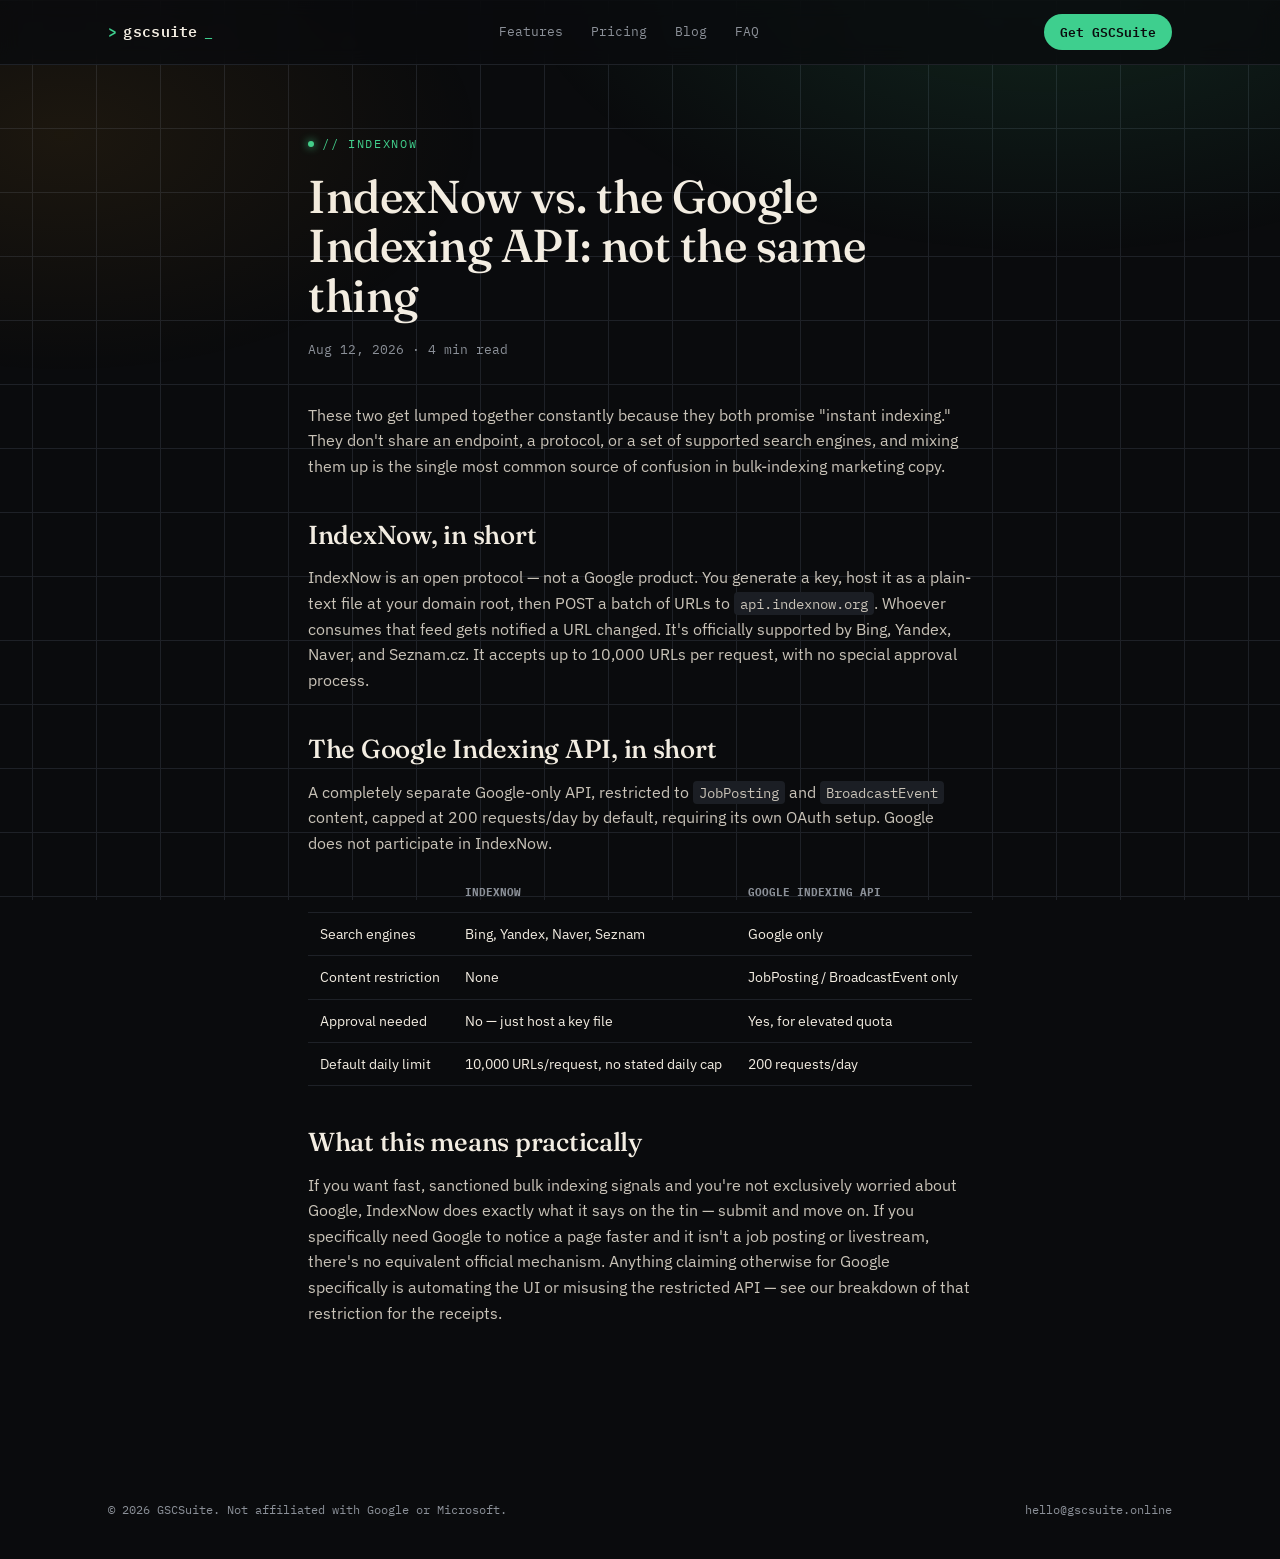
<file: blog/indexnow-vs-google-indexing-api.html>
<!DOCTYPE html>
<html lang="en">
<head>
<meta charset="UTF-8" />
<meta name="viewport" content="width=device-width, initial-scale=1" />
<title>IndexNow vs. the Google Indexing API — GSCSuite</title>
<meta name="description" content="They get confused constantly, but IndexNow and Google's Indexing API are unrelated mechanisms with different supported search engines and different rules." />
<link rel="icon" href="/favicon.svg" type="image/svg+xml" />
<link rel="canonical" href="https://gscsuite.online/blog/indexnow-vs-google-indexing-api.html" />
<link rel="stylesheet" href="/assets/site.css" />
</head>
<body>
<nav class="nav">
  <div class="wrap">
    <a href="/" class="logo"><span class="bracket">&gt;</span>gscsuite<span class="bracket">_</span></a>
    <div class="nav-links"><a href="/#features">Features</a><a href="/pricing.html">Pricing</a><a href="/blog/">Blog</a><a href="/#faq">FAQ</a></div>
    <a href="/pricing.html" class="nav-cta">Get GSCSuite</a>
  </div>
</nav>

<article class="article">
  <span class="eyebrow">// indexnow</span>
  <h1>IndexNow vs. the Google Indexing API: not the same thing</h1>
  <div class="meta">Aug 12, 2026 · 4 min read</div>

  <p>These two get lumped together constantly because they both promise "instant indexing." They don't share an endpoint, a protocol, or a set of supported search engines, and mixing them up is the single most common source of confusion in bulk-indexing marketing copy.</p>

  <h2>IndexNow, in short</h2>
  <p>IndexNow is an open protocol — not a Google product. You generate a key, host it as a plain-text file at your domain root, then POST a batch of URLs to <code>api.indexnow.org</code>. Whoever consumes that feed gets notified a URL changed. It's officially supported by Bing, Yandex, Naver, and Seznam.cz. It accepts up to 10,000 URLs per request, with no special approval process.</p>

  <h2>The Google Indexing API, in short</h2>
  <p>A completely separate Google-only API, restricted to <code>JobPosting</code> and <code>BroadcastEvent</code> content, capped at 200 requests/day by default, requiring its own OAuth setup. Google does not participate in IndexNow.</p>

  <table>
    <thead><tr><th></th><th>IndexNow</th><th>Google Indexing API</th></tr></thead>
    <tbody>
      <tr><td>Search engines</td><td>Bing, Yandex, Naver, Seznam</td><td>Google only</td></tr>
      <tr><td>Content restriction</td><td>None</td><td>JobPosting / BroadcastEvent only</td></tr>
      <tr><td>Approval needed</td><td>No — just host a key file</td><td>Yes, for elevated quota</td></tr>
      <tr><td>Default daily limit</td><td>10,000 URLs/request, no stated daily cap</td><td>200 requests/day</td></tr>
    </tbody>
  </table>

  <h2>What this means practically</h2>
  <p>If you want fast, sanctioned bulk indexing signals and you're not exclusively worried about Google, IndexNow does exactly what it says on the tin — submit and move on. If you specifically need Google to notice a page faster and it isn't a job posting or livestream, there's no equivalent official mechanism. Anything claiming otherwise for Google specifically is automating the UI or misusing the restricted API — see <a href="/blog/google-indexing-api-explained.html">our breakdown of that restriction</a> for the receipts.</p>
</article>

<footer><div class="wrap"><div class="footer-bottom"><span>© 2026 GSCSuite. Not affiliated with Google or Microsoft.</span><span>hello@gscsuite.online</span></div></div></footer>
</body>
</html>
</file>
<file: assets/site.css>
/* ==========================================================================
   GSCSuite — design system
   "Control room" aesthetic: diagnostic readouts, status ticks, schematic
   grid texture. The visual language mirrors the product's core promise —
   every claim is either a verified green tick or a flagged amber warning.
   ========================================================================== */

@import url('https://fonts.googleapis.com/css2?family=Fraunces:ital,opsz,wght@0,9..144,400;0,9..144,500;0,9..144,600;1,9..144,500&family=IBM+Plex+Mono:wght@400;500;600&family=IBM+Plex+Sans:wght@400;500;600;700&display=swap');

:root {
  --ink: #0a0b0d;
  --ink-2: #0e1013;
  --surface: #14161b;
  --surface-2: #1b1e24;
  --border: #262a31;
  --border-soft: #1e2127;
  --text: #f3ede2;
  --text-dim: #c9c3b8;
  --text-muted: #8b9098;
  --green: #3ecf8e;
  --green-dim: #2a8f63;
  --amber: #f5a524;
  --amber-dim: #b5791a;
  --red: #ef5a5a;

  --mono: 'IBM Plex Mono', ui-monospace, SFMono-Regular, Menlo, monospace;
  --sans: 'IBM Plex Sans', -apple-system, sans-serif;
  --serif: 'Fraunces', Georgia, serif;

  --radius: 10px;
  --radius-lg: 16px;
  --container: 1120px;
}

* { box-sizing: border-box; margin: 0; padding: 0; }

html { scroll-behavior: smooth; }

body {
  background: var(--ink);
  color: var(--text);
  font-family: var(--sans);
  font-size: 16px;
  line-height: 1.6;
  -webkit-font-smoothing: antialiased;
  background-image:
    linear-gradient(var(--border-soft) 1px, transparent 1px),
    linear-gradient(90deg, var(--border-soft) 1px, transparent 1px);
  background-size: 64px 64px;
  background-position: center top;
  background-attachment: fixed;
}

body::before {
  content: "";
  position: fixed;
  inset: 0;
  pointer-events: none;
  z-index: 0;
  background:
    radial-gradient(ellipse 900px 500px at 82% -5%, rgba(62, 207, 142, 0.14), transparent 60%),
    radial-gradient(ellipse 700px 400px at 5% 15%, rgba(245, 165, 36, 0.08), transparent 60%);
}

.wrap { max-width: var(--container); margin: 0 auto; padding: 0 28px; position: relative; z-index: 1; }

a { color: inherit; text-decoration: none; }

img, svg { display: block; max-width: 100%; }

h1, h2, h3, h4 { font-family: var(--serif); font-weight: 500; line-height: 1.08; letter-spacing: -0.01em; }

.eyebrow {
  font-family: var(--mono);
  font-size: 12px;
  letter-spacing: 0.14em;
  text-transform: uppercase;
  color: var(--green);
  display: inline-flex;
  align-items: center;
  gap: 8px;
}
.eyebrow.amber { color: var(--amber); }
.eyebrow::before {
  content: "";
  width: 6px; height: 6px;
  border-radius: 50%;
  background: currentColor;
  box-shadow: 0 0 8px currentColor;
}

/* ---------- nav ---------- */
.nav {
  position: sticky; top: 0; z-index: 50;
  backdrop-filter: blur(10px);
  background: rgba(10, 11, 13, 0.78);
  border-bottom: 1px solid var(--border-soft);
}
.nav .wrap { display: flex; align-items: center; justify-content: space-between; height: 64px; }
.logo { font-family: var(--mono); font-weight: 600; font-size: 15px; letter-spacing: 0.02em; display: flex; align-items: center; gap: 6px; }
.logo .bracket { color: var(--green); }
.nav-links { display: flex; gap: 28px; font-family: var(--mono); font-size: 13px; color: var(--text-muted); }
.nav-links a:hover { color: var(--text); }
.nav-cta {
  font-family: var(--mono); font-size: 13px; font-weight: 600;
  background: var(--green); color: var(--ink);
  padding: 8px 16px; border-radius: 999px;
}
.nav-cta:hover { background: #56dba1; }
.nav-toggle { display: none; }

/* ---------- buttons ---------- */
.btn {
  display: inline-flex; align-items: center; gap: 8px;
  font-family: var(--mono); font-size: 14px; font-weight: 600;
  padding: 13px 22px; border-radius: 8px;
  border: 1px solid transparent;
  cursor: pointer;
}
.btn-primary { background: var(--green); color: var(--ink); }
.btn-primary:hover { background: #56dba1; }
.btn-ghost { border-color: var(--border); color: var(--text); }
.btn-ghost:hover { border-color: var(--text-muted); }

/* ---------- hero ---------- */
.hero { padding: 96px 0 72px; }
.hero-grid { display: grid; grid-template-columns: 1.05fr 0.95fr; gap: 56px; align-items: center; }
.hero h1 { font-size: clamp(38px, 5vw, 62px); margin: 18px 0 20px; }
.hero h1 em { font-style: normal; color: var(--green); }
.hero p.lead { font-size: 18px; color: var(--text-dim); max-width: 46ch; margin-bottom: 32px; }
.hero-ctas { display: flex; gap: 14px; flex-wrap: wrap; margin-bottom: 18px; }
.hero-note { font-family: var(--mono); font-size: 12px; color: var(--text-muted); }

/* status readout panel */
.readout {
  background: var(--surface);
  border: 1px solid var(--border);
  border-radius: var(--radius-lg);
  overflow: hidden;
  box-shadow: 0 30px 80px -30px rgba(0,0,0,0.6);
}
.readout-head {
  display: flex; align-items: center; gap: 8px;
  padding: 12px 16px;
  border-bottom: 1px solid var(--border);
  font-family: var(--mono); font-size: 11px; color: var(--text-muted);
}
.readout-head .dot { width: 8px; height: 8px; border-radius: 50%; background: var(--border); }
.readout-body { padding: 6px 0; }
.readout-row {
  display: flex; align-items: center; gap: 10px;
  padding: 11px 18px;
  font-family: var(--mono); font-size: 12.5px;
  border-left: 2px solid transparent;
  opacity: 0;
  animation: rowIn 0.5s ease forwards;
}
.readout-row.ok { border-left-color: var(--green); }
.readout-row.warn { border-left-color: var(--amber); }
.readout-row .tag { color: var(--text-muted); flex: 1; }
.readout-row .status { font-weight: 600; }
.readout-row.ok .status { color: var(--green); }
.readout-row.warn .status { color: var(--amber); }
.readout-row .ms { color: var(--text-muted); font-size: 11px; }
.readout-row:nth-child(1){animation-delay:.1s} .readout-row:nth-child(2){animation-delay:.25s}
.readout-row:nth-child(3){animation-delay:.4s} .readout-row:nth-child(4){animation-delay:.55s}
.readout-row:nth-child(5){animation-delay:.7s} .readout-row:nth-child(6){animation-delay:.85s}
@keyframes rowIn { from { opacity: 0; transform: translateX(-6px);} to { opacity:1; transform:none; } }
.readout-cursor { padding: 10px 18px; font-family: var(--mono); font-size: 12.5px; color: var(--text-muted); }
.readout-cursor::after { content: "_"; animation: blink 1s step-start infinite; color: var(--green); }
@keyframes blink { 50% { opacity: 0; } }

/* ---------- sections ---------- */
section { padding: 88px 0; position: relative; }
.section-head { max-width: 640px; margin-bottom: 48px; }
.section-head h2 { font-size: clamp(28px, 3.4vw, 40px); margin-top: 14px; }
.section-head p { color: var(--text-dim); margin-top: 14px; font-size: 16.5px; }

.divider { height: 1px; background: linear-gradient(90deg, transparent, var(--border), transparent); }

/* thesis / pull-quote */
.thesis {
  border-top: 1px solid var(--border-soft);
  border-bottom: 1px solid var(--border-soft);
}
.thesis blockquote {
  font-family: var(--serif); font-style: italic;
  font-size: clamp(24px, 3.2vw, 34px);
  line-height: 1.35; color: var(--text);
  max-width: 780px;
}
.thesis cite { display: block; margin-top: 22px; font-family: var(--mono); font-size: 13px; color: var(--text-muted); font-style: normal; }

/* trust split: official vs unofficial */
.trust-grid { display: grid; grid-template-columns: 1fr 1fr; gap: 20px; }
.trust-col { border: 1px solid var(--border); border-radius: var(--radius-lg); padding: 26px; background: var(--surface); }
.trust-col.official { border-top: 3px solid var(--green); }
.trust-col.unofficial { border-top: 3px solid var(--amber); }
.trust-col h3 { font-family: var(--mono); text-transform: uppercase; font-size: 14px; letter-spacing: 0.06em; margin-bottom: 4px; }
.trust-col.official h3 { color: var(--green); }
.trust-col.unofficial h3 { color: var(--amber); }
.trust-col .sub { font-size: 13px; color: var(--text-muted); margin-bottom: 22px; }
.trust-item { display: flex; gap: 12px; padding: 14px 0; border-top: 1px solid var(--border-soft); }
.trust-item:first-of-type { border-top: none; }
.trust-item .name { font-weight: 600; font-size: 14.5px; }
.trust-item .desc { color: var(--text-muted); font-size: 13.5px; margin-top: 3px; }
.trust-item .mark { font-family: var(--mono); font-size: 13px; flex-shrink: 0; width: 20px; }
.trust-col.official .mark { color: var(--green); }
.trust-col.unofficial .mark { color: var(--amber); }

/* how it works */
.steps { display: grid; grid-template-columns: repeat(4, 1fr); gap: 24px; counter-reset: step; }
.step { position: relative; padding-top: 44px; }
.step::before {
  counter-increment: step; content: counter(step, decimal-leading-zero);
  font-family: var(--mono); font-size: 13px; color: var(--green);
  position: absolute; top: 0; left: 0;
}
.step::after { content: ""; position: absolute; top: 8px; left: 34px; right: -24px; height: 1px; background: var(--border); }
.step:last-child::after { display: none; }
.step h4 { font-size: 18px; margin-bottom: 8px; }
.step p { color: var(--text-muted); font-size: 14px; }

/* pricing */
.pricing-grid { display: grid; grid-template-columns: repeat(3, 1fr); gap: 20px; }
.price-card { border: 1px solid var(--border); border-radius: var(--radius-lg); padding: 28px; background: var(--surface); display: flex; flex-direction: column; }
.price-card.featured { border-color: var(--green); background: linear-gradient(180deg, rgba(62,207,142,0.08), var(--surface) 40%); position: relative; }
.price-card.featured::before {
  content: "MOST POPULAR"; font-family: var(--mono); font-size: 10px; letter-spacing: 0.1em;
  background: var(--green); color: var(--ink); padding: 4px 10px; border-radius: 999px;
  position: absolute; top: -12px; left: 28px;
}
.price-card h3 { font-family: var(--mono); font-size: 14px; text-transform: uppercase; letter-spacing: 0.06em; color: var(--text-muted); margin-bottom: 14px; }
.price-amount { font-family: var(--serif); font-size: 44px; margin-bottom: 4px; }
.price-amount span { font-family: var(--mono); font-size: 14px; color: var(--text-muted); }
.price-card .desc { color: var(--text-muted); font-size: 13.5px; margin-bottom: 22px; }
.price-list { list-style: none; display: flex; flex-direction: column; gap: 11px; margin-bottom: 26px; flex: 1; }
.price-list li { font-size: 13.5px; color: var(--text-dim); display: flex; gap: 9px; }
.price-list li::before { content: "✓"; color: var(--green); font-family: var(--mono); }
.price-card .btn { justify-content: center; }

/* faq */
.faq-item { border-bottom: 1px solid var(--border-soft); }
.faq-q {
  display: flex; align-items: center; justify-content: space-between;
  padding: 22px 0; cursor: pointer; font-size: 16.5px; font-weight: 500;
}
.faq-q .plus { font-family: var(--mono); color: var(--green); transition: transform 0.25s ease; }
.faq-item.open .plus { transform: rotate(45deg); }
.faq-a { max-height: 0; overflow: hidden; transition: max-height 0.3s ease; color: var(--text-muted); font-size: 14.5px; line-height: 1.7; }
.faq-a-inner { padding-bottom: 22px; max-width: 70ch; }

/* footer cta band */
.cta-band {
  border-top: 1px solid var(--border-soft);
  border-bottom: 1px solid var(--border-soft);
  text-align: center; padding: 90px 0;
}
.cta-band h2 { font-size: clamp(30px, 4vw, 46px); margin-bottom: 18px; }
.cta-band p { color: var(--text-muted); margin-bottom: 32px; }
.cta-band .hero-ctas { justify-content: center; }

footer { padding: 56px 0 40px; }
.footer-grid { display: flex; justify-content: space-between; flex-wrap: wrap; gap: 32px; margin-bottom: 40px; }
.footer-links { display: flex; gap: 48px; }
.footer-col h5 { font-family: var(--mono); font-size: 12px; text-transform: uppercase; letter-spacing: 0.08em; color: var(--text-muted); margin-bottom: 14px; }
.footer-col a { display: block; font-size: 13.5px; color: var(--text-dim); margin-bottom: 10px; }
.footer-col a:hover { color: var(--text); }
.footer-bottom { display: flex; justify-content: space-between; font-family: var(--mono); font-size: 12px; color: var(--text-muted); flex-wrap: wrap; gap: 10px; }

/* blog */
.blog-list { display: flex; flex-direction: column; }
.blog-item { display: grid; grid-template-columns: 140px 1fr; gap: 24px; padding: 28px 0; border-top: 1px solid var(--border-soft); }
.blog-item:first-child { border-top: none; }
.blog-item time { font-family: var(--mono); font-size: 12px; color: var(--text-muted); }
.blog-item h3 { font-size: 21px; margin-bottom: 8px; }
.blog-item p { color: var(--text-muted); font-size: 14.5px; }
.blog-item .tag { font-family: var(--mono); font-size: 11px; color: var(--green); margin-top: 10px; display: inline-block; }

.article { max-width: 720px; margin: 0 auto; padding: 64px 28px 100px; }
.article .eyebrow { margin-bottom: 18px; }
.article h1 { font-size: clamp(32px, 5vw, 46px); margin-bottom: 18px; }
.article .meta { font-family: var(--mono); font-size: 12.5px; color: var(--text-muted); margin-bottom: 44px; }
.article h2 { font-size: 26px; margin: 42px 0 16px; }
.article h3 { font-size: 20px; margin: 32px 0 12px; }
.article p { color: var(--text-dim); margin-bottom: 18px; font-size: 16px; }
.article ul, .article ol { color: var(--text-dim); margin: 0 0 18px 22px; }
.article li { margin-bottom: 8px; }
.article code { font-family: var(--mono); background: var(--surface-2); padding: 2px 6px; border-radius: 4px; font-size: 0.9em; }
.article pre { background: var(--surface); border: 1px solid var(--border); border-radius: 10px; padding: 18px; overflow-x: auto; margin-bottom: 20px; }
.article pre code { background: none; padding: 0; }
.article blockquote { border-left: 3px solid var(--green); padding-left: 20px; font-style: italic; color: var(--text); margin: 24px 0; }
.article table { width: 100%; border-collapse: collapse; margin-bottom: 24px; font-size: 14px; }
.article th, .article td { text-align: left; padding: 10px 12px; border-bottom: 1px solid var(--border-soft); }
.article th { font-family: var(--mono); font-size: 11px; text-transform: uppercase; color: var(--text-muted); }

/* comparison table (pricing page) */
.compare-table { width: 100%; border-collapse: collapse; }
.compare-table th, .compare-table td { padding: 14px 16px; border-bottom: 1px solid var(--border-soft); font-size: 14px; text-align: center; }
.compare-table th:first-child, .compare-table td:first-child { text-align: left; }
.compare-table thead th { font-family: var(--mono); font-size: 12px; color: var(--text-muted); text-transform: uppercase; }
.compare-table td:not(:first-child) { font-family: var(--mono); }
.compare-table .yes { color: var(--green); }
.compare-table .no { color: var(--text-muted); }

@media (max-width: 860px) {
  .hero-grid { grid-template-columns: 1fr; }
  .trust-grid, .pricing-grid { grid-template-columns: 1fr; }
  .steps { grid-template-columns: 1fr 1fr; }
  .nav-links { display: none; }
  .blog-item { grid-template-columns: 1fr; }
}
</file>
